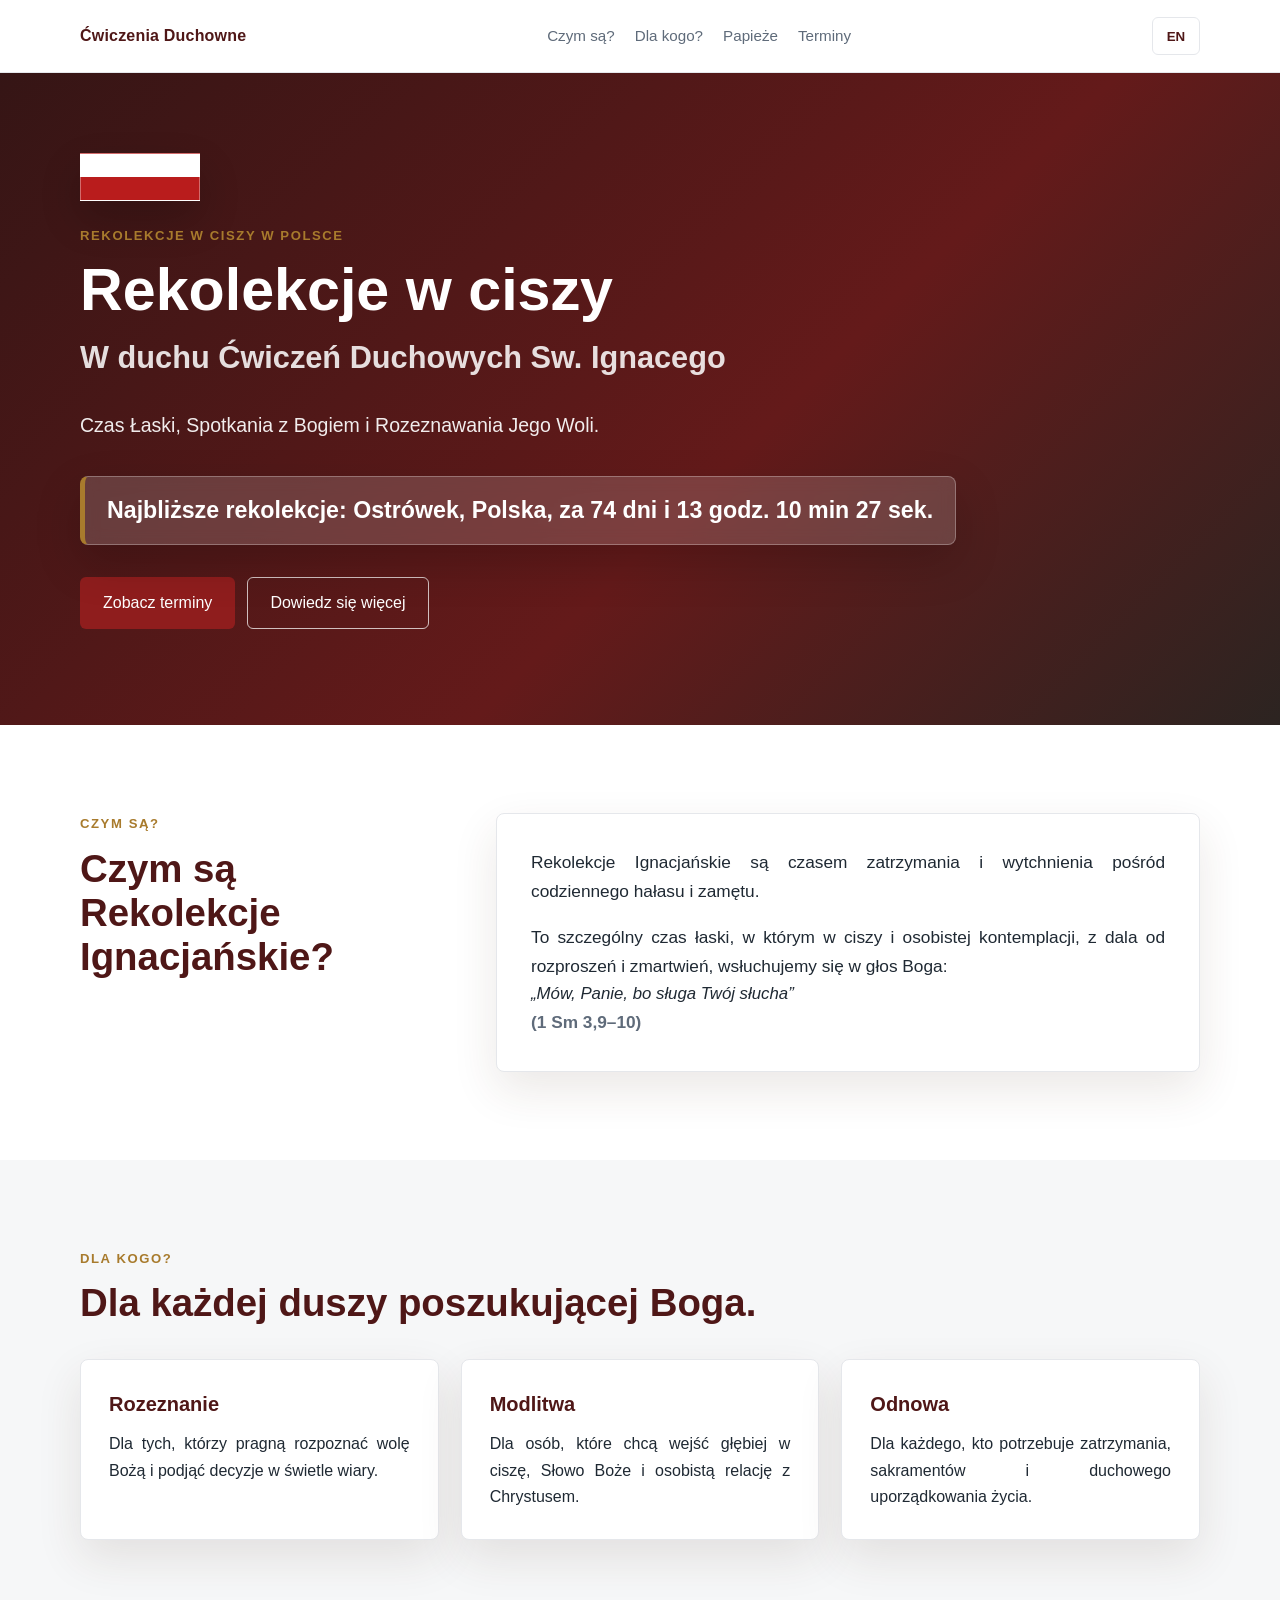
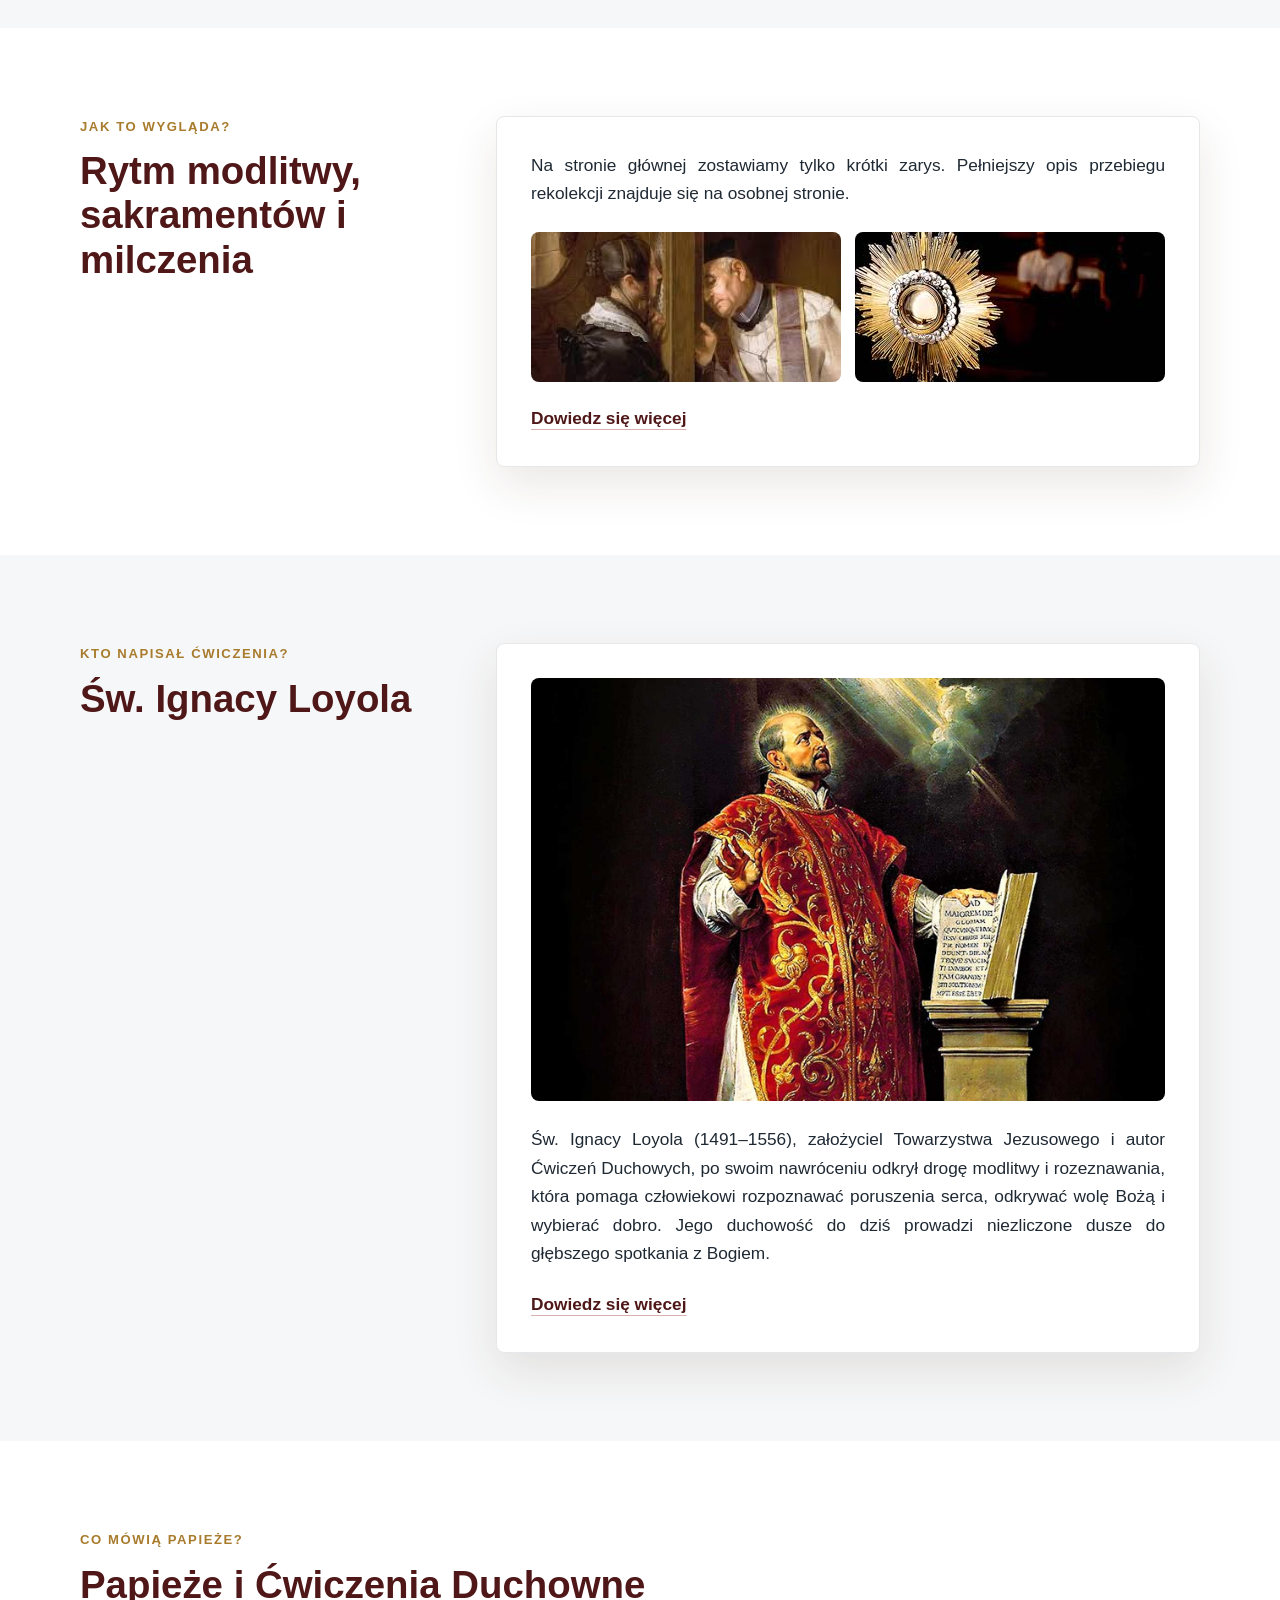
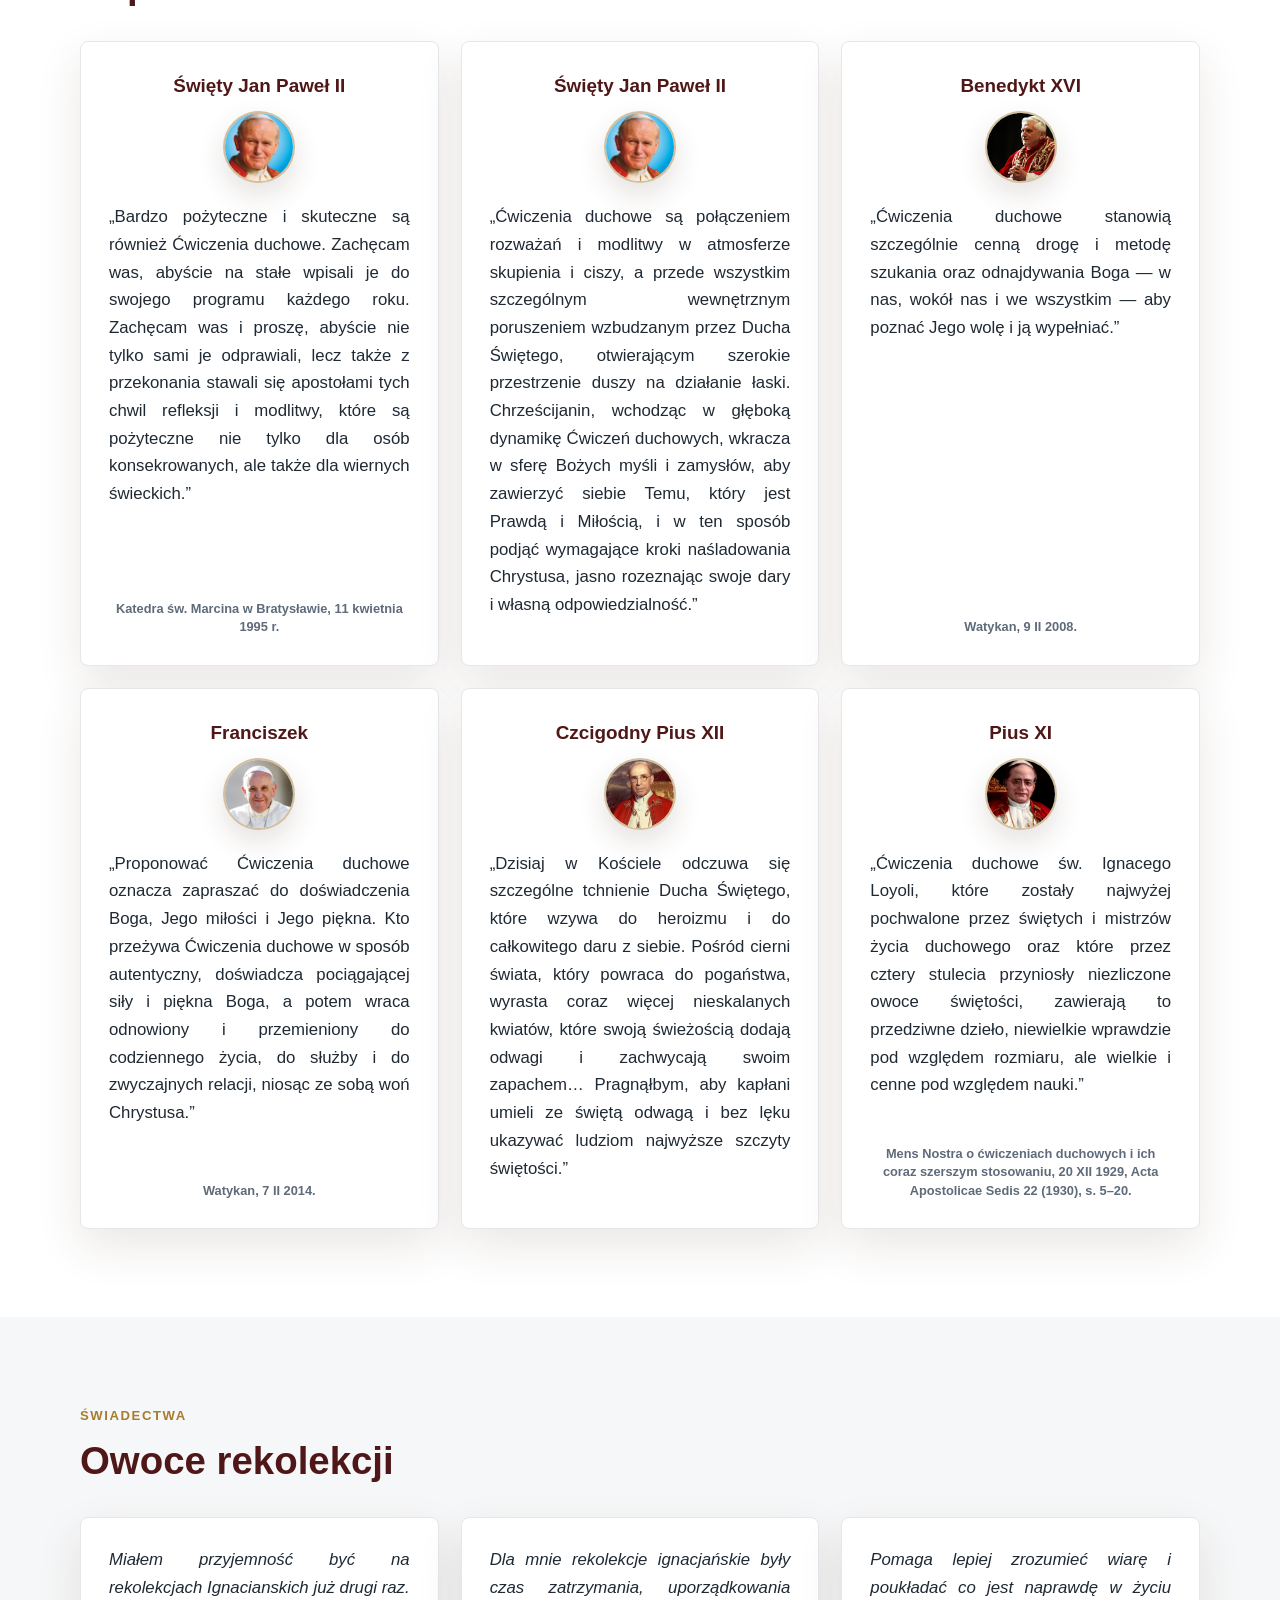
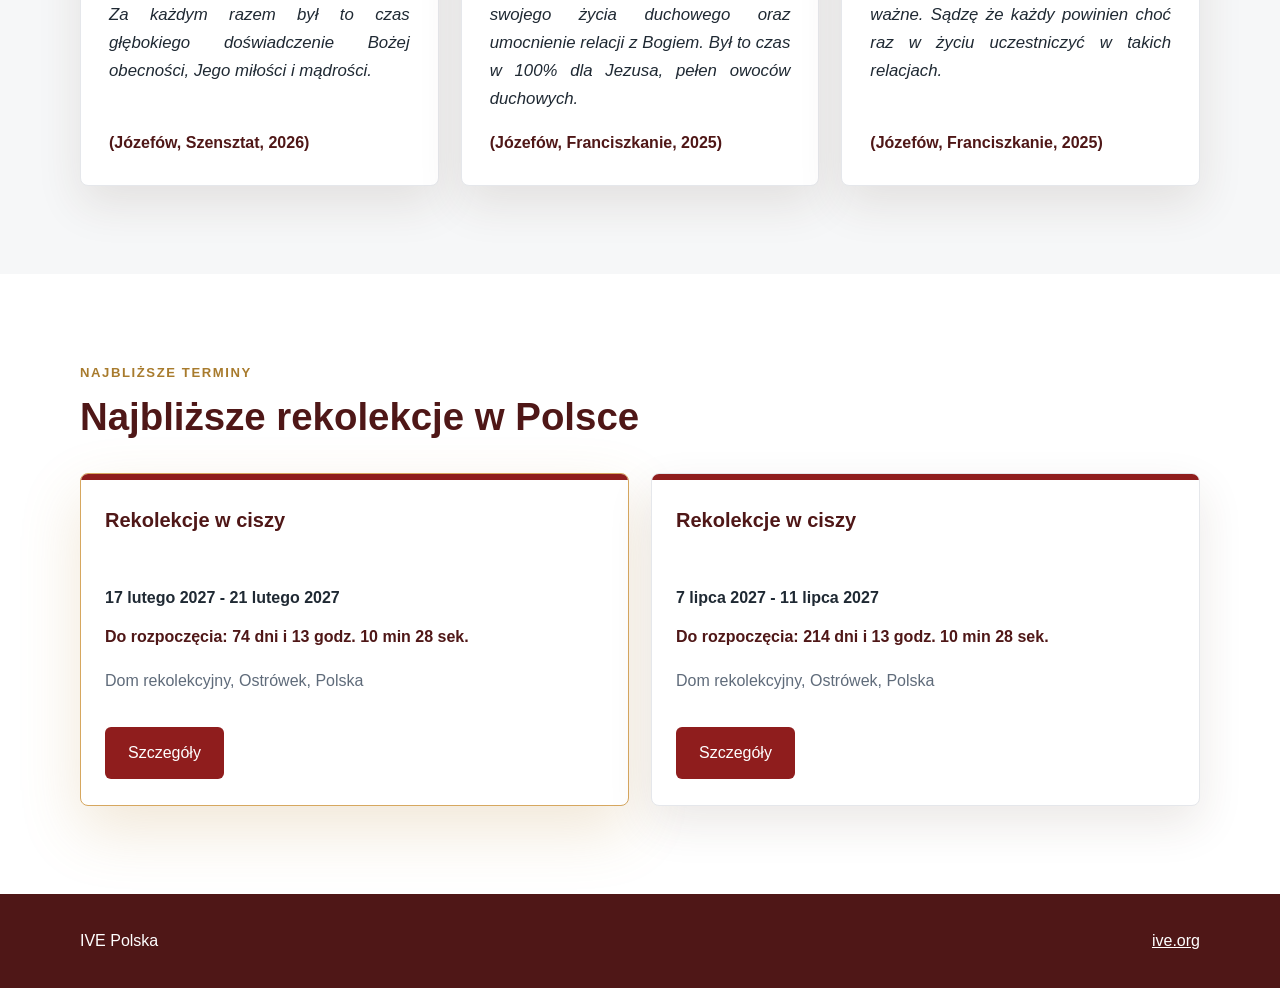
<file: index.html>
<!DOCTYPE html>
<html lang="pl">
<head>
  <!-- Google tag (gtag.js) -->
  <script async src="https://www.googletagmanager.com/gtag/js?id=G-7YT038RYZB"></script>
  <script>
    window.dataLayer = window.dataLayer || [];
    function gtag(){dataLayer.push(arguments);}
    gtag('js', new Date());

    gtag('config', 'G-7YT038RYZB');
  </script>  
  <meta charset="UTF-8" />
  <meta name="viewport" content="width=device-width, initial-scale=1.0" />
  <title>Rekolekcje w ciszy | IVE Polska</title>
  <meta name="description" content="Rekolekcje Ignacjańskie w ciszy organizowane przez misjonarzy Instytutu Słowa Wcielonego w Polsce. Sprawdź aktualne terminy Ćwiczeń Duchownych." />
  <meta name="keywords" content="Ćwiczenia Duchowne, Rekolekcje Ignacjańskie, IVE Polska, św. Ignacy Loyola, rekolekcje w ciszy, rekolekcje katolickie" />
  <meta name="author" content="IVE Polska" />
  <meta name="robots" content="index, follow" />
  <meta name="theme-color" content="#4f1717" />
  <link rel="canonical" href="https://slowowcielone.pl/" />

  <meta property="og:type" content="website" />
  <meta property="og:title" content="Rekolekcje w ciszy" />
  <meta property="og:description" content="Czas łaski, spotkania z Bogiem i rozeznawania Jego woli." />
  <meta property="og:url" content="https://slowowcielone.pl/" />
  <meta property="og:locale" content="pl_PL" />
  <meta property="og:site_name" content="Ćwiczenia Duchowne IVE Polska" />

  <meta name="twitter:card" content="summary_large_image" />
  <meta name="twitter:title" content="Rekolekcje w ciszy" />
  <meta name="twitter:description" content="Rekolekcje Ignacjańskie w ciszy organizowane przez misjonarzy IVE w Polsce." />

  <link rel="stylesheet" href="css/style.css" />
  <script type="application/ld+json">
  {
    "@context": "https://schema.org",
    "@type": "Organization",
    "name": "IVE Polska",
    "url": "https://ive.org",
    "sameAs": ["https://ive.org"]
  }
  </script>
</head>
<body class="home-page">
  <header class="site-header">
    <div class="container header-bar">
      <a class="brand" href="#top" data-i18n="brand">Ćwiczenia Duchowne</a>
      <nav class="main-nav" aria-label="Główna nawigacja">
        <a href="#czym-sa" data-i18n="nav_about">Czym są?</a>
        <a href="#dla-kogo" data-i18n="nav_for_whom">Dla kogo?</a>
        <a href="#papieze" data-i18n="nav_popes">Papieże</a>
        <a href="#terminy" data-i18n="nav_dates">Terminy</a>
      </nav>
      <button id="langToggle" class="lang-toggle" type="button" aria-label="Change language">EN</button>
    </div>
  </header>

  <main id="top">
    <section class="hero">
      <div class="container hero-content">
        <div class="poland-mark" aria-hidden="true"></div>
        <p class="eyebrow" data-i18n="hero_eyebrow">Rekolekcje w ciszy w Polsce</p>
        <h1 data-i18n="hero_title">Rekolekcje w ciszy</h1>
        <p class="hero-subtitle" data-i18n="hero_subtitle">W duchu Ćwiczeń Duchowych Sw. Ignacego</p>
        <p class="hero-lead" data-i18n="hero_lead">Czas Łaski, Spotkania z Bogiem i Rozeznawania Jego Woli.</p>
        <div id="countdown" class="countdown" aria-live="polite"></div>
        <div class="hero-actions">
          <a class="btn-primary" href="#terminy" data-i18n="hero_cta">Zobacz terminy</a>
          <a class="btn-secondary" href="#czym-sa" data-i18n="hero_secondary">Dowiedz się więcej</a>
        </div>
      </div>
    </section>

    <section id="czym-sa" class="section">
      <div class="container two-column">
        <div>
          <p class="section-kicker" data-i18n="about_kicker">Czym są?</p>
          <h2 data-i18n="about_title">Czym są Rekolekcje Ignacjańskie?</h2>
        </div>
        <div class="text-panel">
          <p data-i18n="about_p1">Rekolekcje Ignacjańskie są czasem zatrzymania i wytchnienia pośród codziennego hałasu i zamętu.</p>
          <p data-i18n="about_p2">To szczególny czas łaski, w którym w ciszy i osobistej kontemplacji, z dala od rozproszeń i zmartwień, wsłuchujemy się w głos Boga:</p>
          <blockquote class="scripture-quote" data-i18n="about_quote">„Mów, Panie, bo sługa Twój słucha”</blockquote>
          <p class="scripture-reference"><span data-i18n="about_quote_ref">(1 Sm 3,9–10)</span></p>
        </div>
      </div>
    </section>

    <section id="dla-kogo" class="section section-muted">
      <div class="container">
        <p class="section-kicker" data-i18n="for_whom_kicker">Dla kogo?</p>
        <h2 data-i18n="for_whom_title">Dla każdej duszy poszukującej Boga.</h2>
        <div class="feature-grid">
          <article class="feature">
            <h3 data-i18n="for_whom_1_title">Rozeznanie</h3>
            <p data-i18n="for_whom_1_text">Dla tych, którzy pragną rozpoznać wolę Bożą i podjąć decyzje w świetle wiary.</p>
          </article>
          <article class="feature">
            <h3 data-i18n="for_whom_2_title">Modlitwa</h3>
            <p data-i18n="for_whom_2_text">Dla osób, które chcą wejść głębiej w ciszę, Słowo Boże i osobistą relację z Chrystusem.</p>
          </article>
          <article class="feature">
            <h3 data-i18n="for_whom_3_title">Odnowa</h3>
            <p data-i18n="for_whom_3_text">Dla każdego, kto potrzebuje zatrzymania, sakramentów i duchowego uporządkowania życia.</p>
          </article>
        </div>
      </div>
    </section>

    <section id="jak-to-wyglada" class="section">
      <div class="container two-column">
        <div>
          <p class="section-kicker" data-i18n="how_kicker">Jak to wygląda?</p>
          <h2 data-i18n="how_title">Rytm modlitwy, sakramentów i milczenia</h2>
        </div>
        <div class="text-panel">
          <p data-i18n="how_summary">Na stronie głównej zostawiamy tylko krótki zarys. Pełniejszy opis przebiegu rekolekcji znajduje się na osobnej stronie.</p>
          <div class="image-placeholders compact-placeholders" aria-label="Przyszłe zdjęcia">
            <img class="how-image" src="images/how/confession.jpg" alt="Spowiedź" loading="lazy">
            <img class="how-image" src="images/how/sakrament.jpg" alt="Najświętszy Sakrament" loading="lazy">
          </div>
          <a class="text-link" href="how-it-works.html" data-i18n="learn_more">Dowiedz się więcej</a>
        </div>
      </div>
    </section>

    <section id="autor" class="section section-muted">
      <div class="container two-column">
        <div>
          <p class="section-kicker" data-i18n="author_kicker">Kto napisał Ćwiczenia?</p>
          <h2 data-i18n="author_title">Św. Ignacy Loyola</h2>
        </div>
        <div class="text-panel">
          <img class="author-image" src="images/posters/San-Ignacio-de-Loyola-Blog.jpg" alt="Święty Ignacy Loyola" loading="lazy">
          <p data-i18n="author_summary">Św. Ignacy Loyola (1491–1556), założyciel Towarzystwa Jezusowego i autor Ćwiczeń Duchowych, po swoim nawróceniu odkrył drogę modlitwy i rozeznawania, która pomaga człowiekowi rozpoznawać poruszenia serca, odkrywać wolę Bożą i wybierać dobro. Jego duchowość do dziś prowadzi niezliczone dusze do głębszego spotkania z Bogiem.</p>
          <a class="text-link" href="saint-ignatius.html" data-i18n="learn_more">Dowiedz się więcej</a>
        </div>
      </div>
    </section>

    <section id="papieze" class="section">
      <div class="container">
        <p class="section-kicker" data-i18n="popes_kicker">O co mówią Papieże?</p>
        <h2 data-i18n="popes_title">Papieże i Ćwiczenia Duchowne</h2>
        <div id="popeQuotes" class="quote-grid"></div>
      </div>
    </section>

    <section id="swiadectwa" class="section section-muted">
      <div class="container">
        <p class="section-kicker" data-i18n="testimonials_kicker">Świadectwa</p>
        <h2 data-i18n="testimonials_title">Owoce rekolekcji</h2>
        <div id="testimonials" class="testimonial-grid"></div>
      </div>
    </section>

    <section id="terminy" class="section">
      <div class="container">
        <div class="section-heading">
          <div>
            <p class="section-kicker" data-i18n="events_kicker">Najbliższe terminy</p>
            <h2 data-i18n="events_title">Najbliższe rekolekcje w Polsce</h2>
          </div>
        </div>
        <div id="eventsContainer" class="events-grid" aria-live="polite"></div>
      </div>
    </section>
  </main>

  <footer class="footer">
    <div class="container footer-content">
      <p>IVE Polska</p>
      <a href="https://ive.org" target="_blank" rel="noopener">ive.org</a>
    </div>
  </footer>

  <script src="js/script.js"></script>
</body>
</html>
</file>
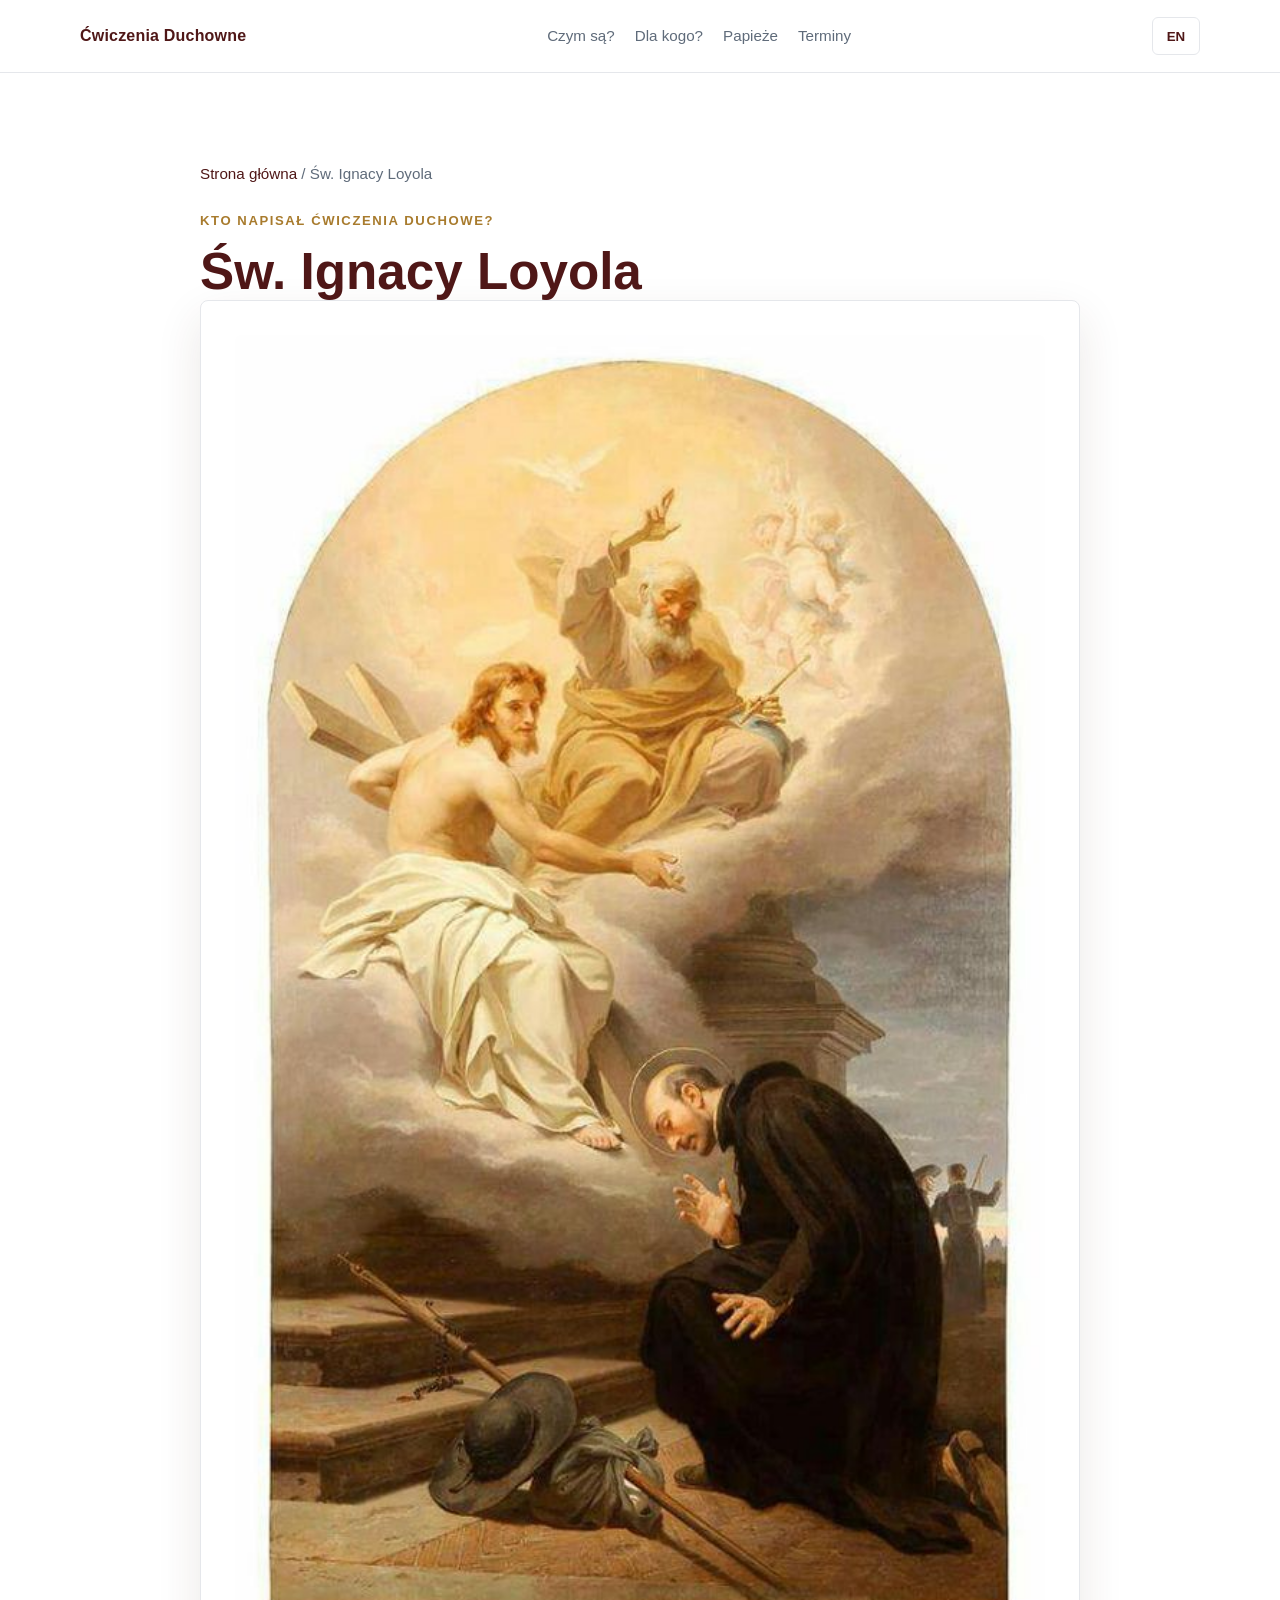
<file: autor.html>
<!DOCTYPE html>
<html lang="pl">
<head>
  <meta charset="UTF-8" />
  <meta http-equiv="refresh" content="0; url=saint-ignatius.html" />
  <title>Przekierowanie</title>
  <link rel="canonical" href="https://slowowcielone.pl/saint-ignatius.html" />
</head>
<body>
  <p><a href="saint-ignatius.html">Przejdź do strony o św. Ignacym Loyoli</a>.</p>
</body>
</html>
</file>
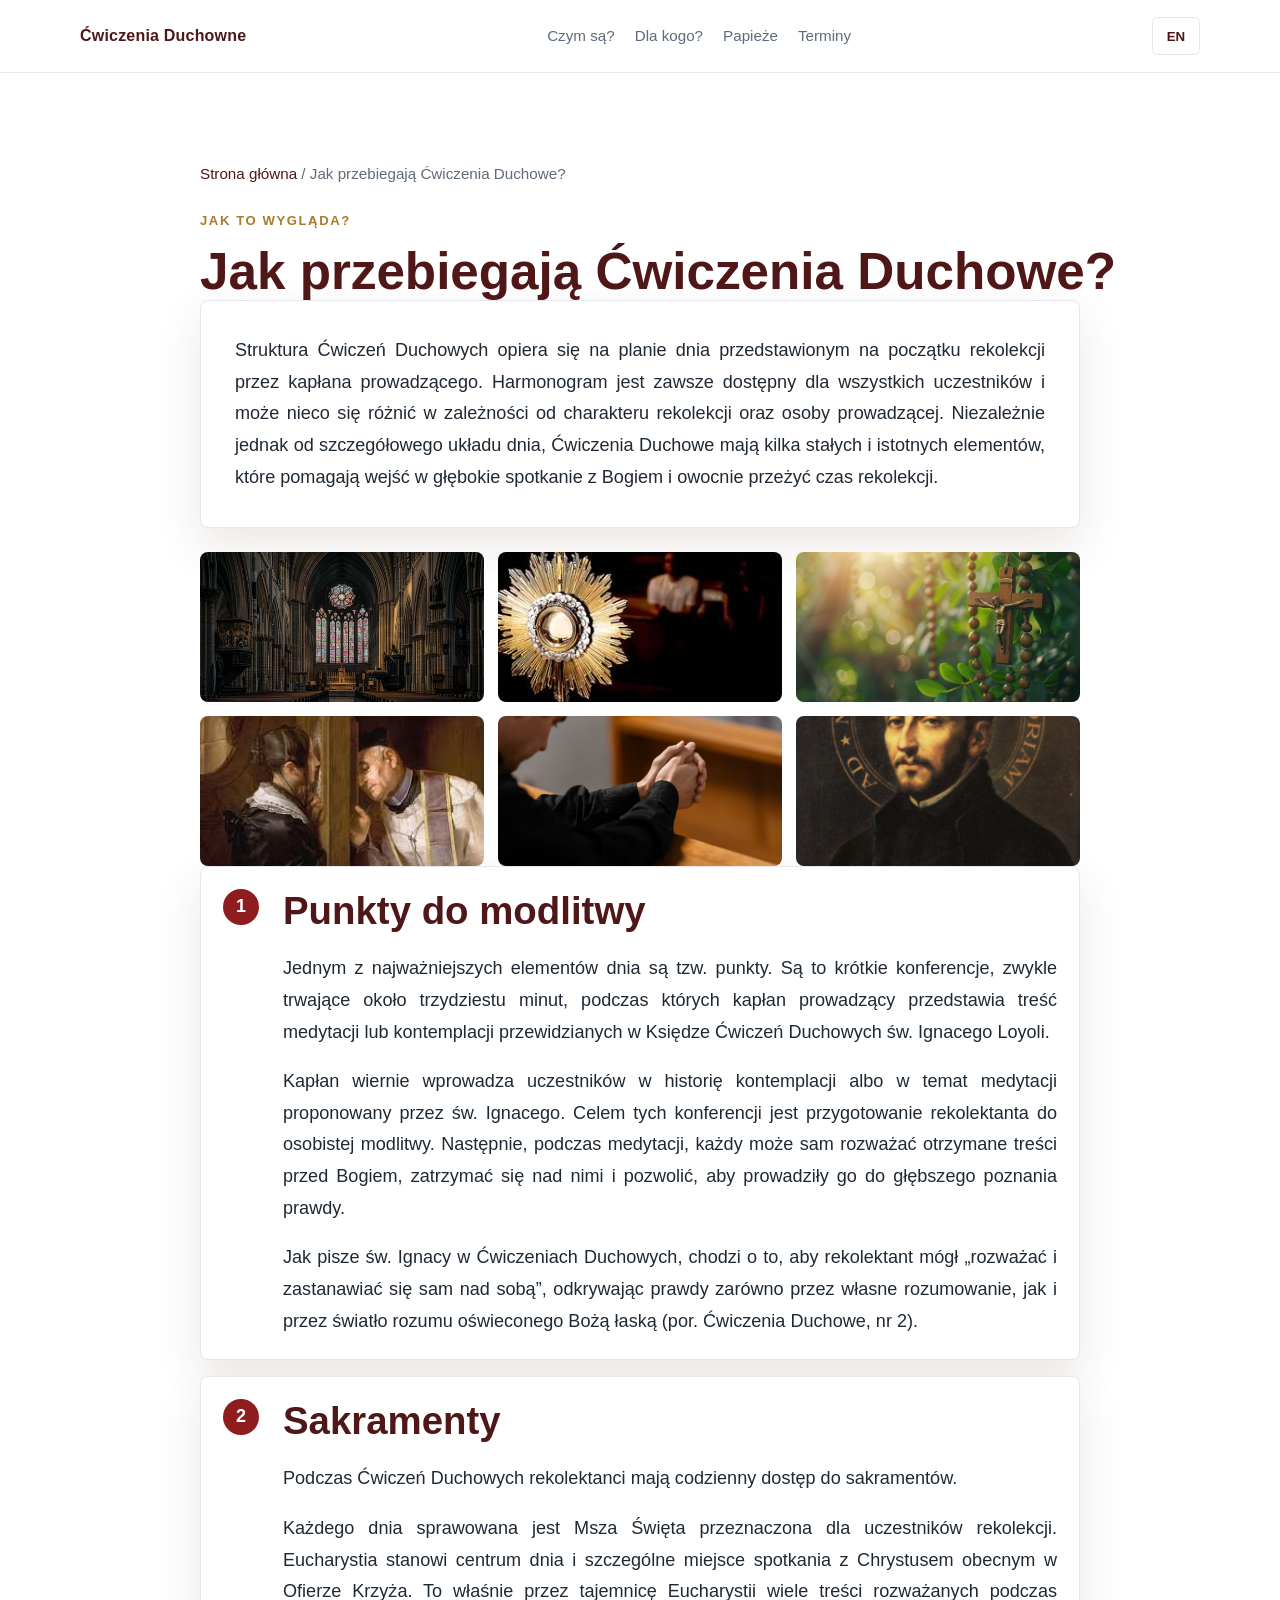
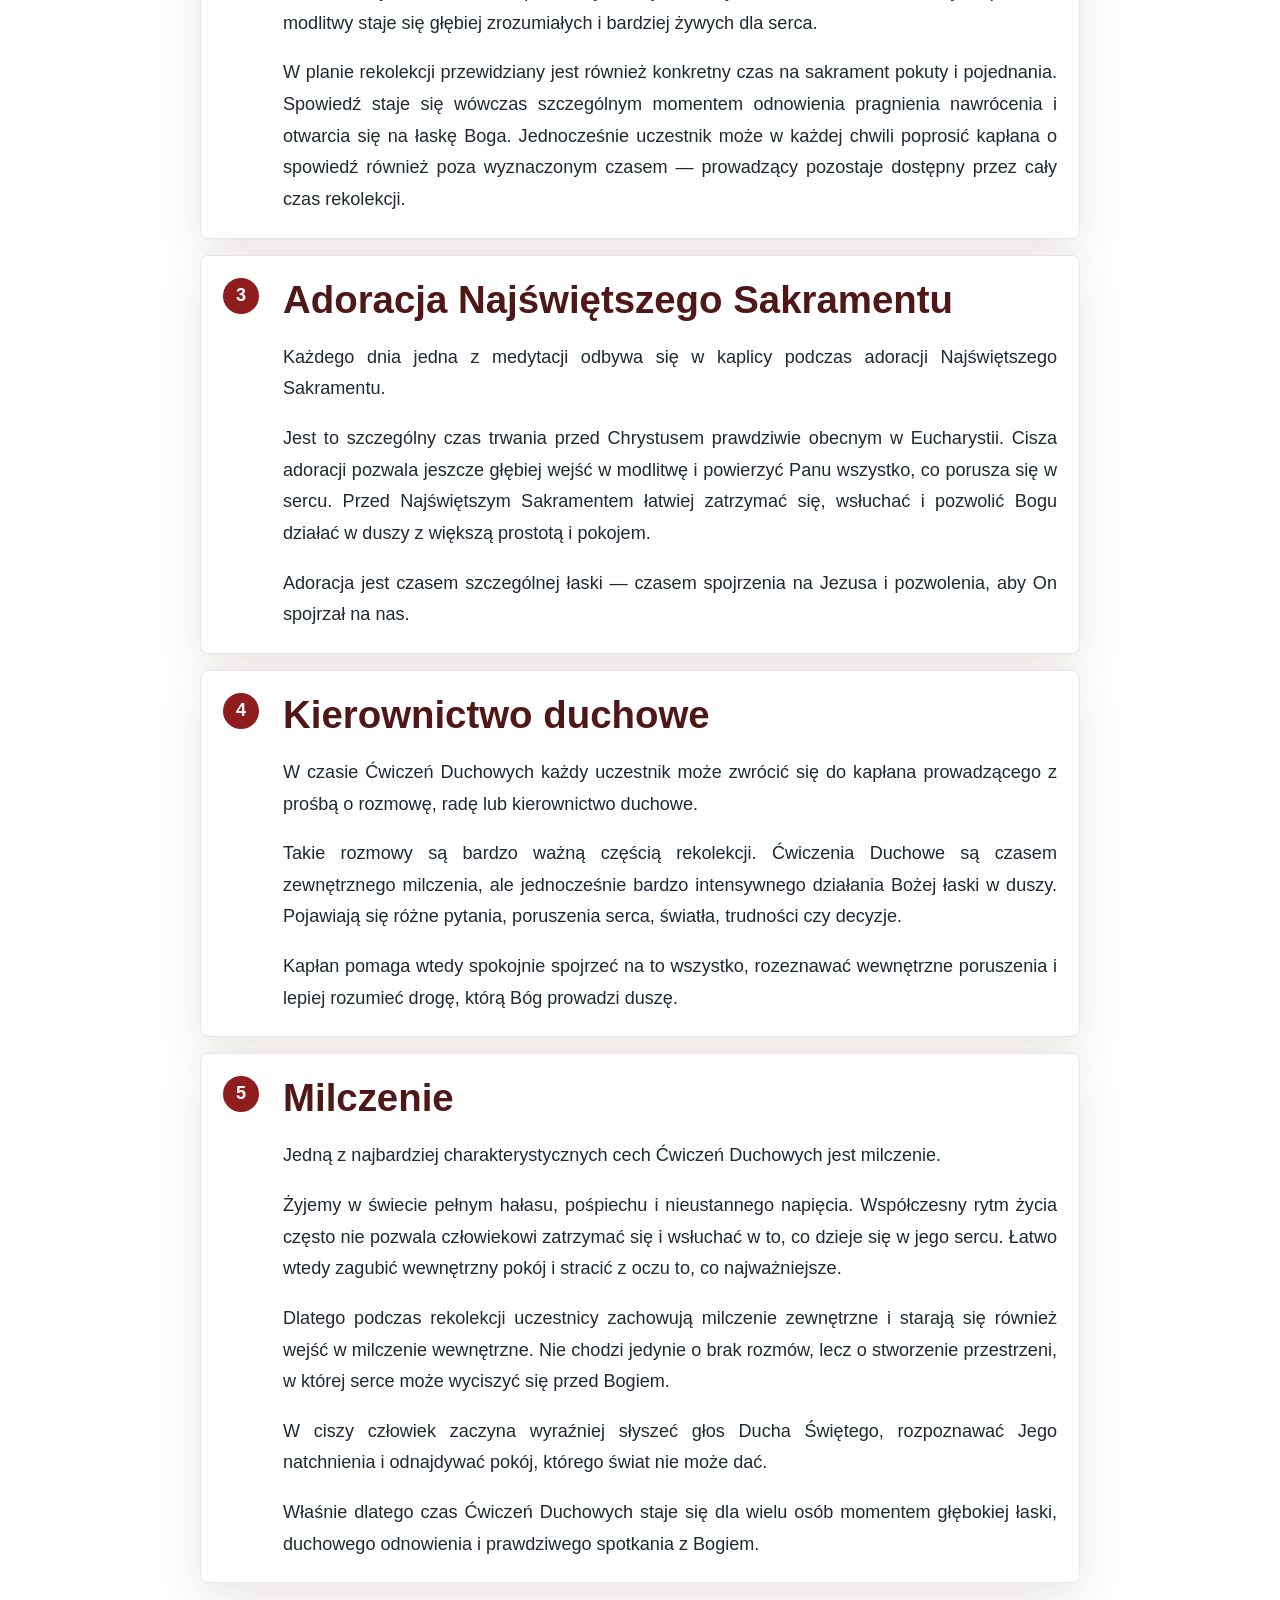
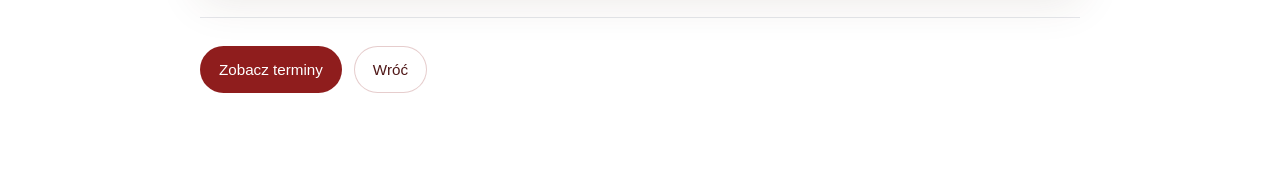
<file: how-it-works.html>
<!DOCTYPE html>
<html lang="pl">
<head>
  <meta charset="UTF-8" />
  <meta name="viewport" content="width=device-width, initial-scale=1.0" />
  <title>Jak przebiegają Ćwiczenia Duchowe?</title>
  <meta name="description" content="Opis elementów Ćwiczeń Duchownych: punkty do modlitwy, sakramenty, adoracja, kierownictwo duchowe i milczenie." />
  <link rel="canonical" href="https://slowowcielone.pl/how-it-works.html" />
  <meta property="og:type" content="article" />
  <meta property="og:title" content="Jak przebiegają Ćwiczenia Duchowe?" />
  <meta property="og:description" content="Punkty do modlitwy, sakramenty, adoracja, kierownictwo duchowe i milczenie." />
  <meta name="twitter:card" content="summary_large_image" />
  <link rel="stylesheet" href="css/style.css" />
  <script type="application/ld+json">
  {
    "@context": "https://schema.org",
    "@type": "Article",
    "headline": "Jak przebiegają Ćwiczenia Duchowe?",
    "author": {"@type": "Organization", "name": "IVE Polska"},
    "publisher": {"@type": "Organization", "name": "IVE Polska"}
  }
  </script>
  <script type="application/ld+json">
  {
    "@context": "https://schema.org",
    "@type": "BreadcrumbList",
    "itemListElement": [
      {"@type": "ListItem", "position": 1, "name": "Strona główna", "item": "https://slowowcielone.pl/"},
      {"@type": "ListItem", "position": 2, "name": "Jak przebiegają Ćwiczenia Duchowe?", "item": "https://slowowcielone.pl/how-it-works.html"}
    ]
  }
  </script>
</head>
<body data-page="howItWorks">
  <header class="site-header">
    <div class="container header-bar">
      <a class="brand" href="index.html#top" data-i18n="brand">Ćwiczenia Duchowne</a>
      <nav class="main-nav" aria-label="Główna nawigacja">
        <a href="index.html#czym-sa" data-i18n="nav_about">Czym są?</a>
        <a href="index.html#dla-kogo" data-i18n="nav_for_whom">Dla kogo?</a>
        <a href="index.html#papieze" data-i18n="nav_popes">Papieże</a>
        <a href="index.html#terminy" data-i18n="nav_dates">Terminy</a>
      </nav>
      <button id="langToggle" class="lang-toggle" type="button" aria-label="Change language">EN</button>
    </div>
  </header>

  <main class="section">
    <div class="container narrow">
      <nav class="breadcrumb" aria-label="Ścieżka">
        <a href="index.html" data-i18n="home">Strona główna</a> /
        <span data-i18n="how_page_breadcrumb">Jak przebiegają Ćwiczenia Duchowe?</span>
      </nav>

      <p class="section-kicker" data-i18n="how_page_kicker">Jak to wygląda?</p>
      <h1 class="detail-title" data-i18n="how_page_title">Jak przebiegają Ćwiczenia Duchowe?</h1>

      <div class="text-panel page-intro">
        <p data-i18n="how_intro">Struktura Ćwiczeń Duchowych opiera się na planie dnia przedstawionym na początku rekolekcji przez kapłana prowadzącego. Harmonogram jest zawsze dostępny dla wszystkich uczestników i może nieco się różnić w zależności od charakteru rekolekcji oraz osoby prowadzącej. Niezależnie jednak od szczegółowego układu dnia, Ćwiczenia Duchowe mają kilka stałych i istotnych elementów, które pomagają wejść w głębokie spotkanie z Bogiem i owocnie przeżyć czas rekolekcji.</p>
      </div>

      <div class="image-placeholders">
        <img class="how-image" src="images/how/gothic-church-interior-stockcake.jpg" alt="Kaplica" loading="lazy">
        <img class="how-image" src="images/how/sakrament.jpg" alt="Najświętszy Sakrament" loading="lazy">
        <img class="how-image" src="images/how/natura.jpg" alt="Natura" loading="lazy">
        <img class="how-image" src="images/how/confession.jpg" alt="Spowiedź" loading="lazy">
        <img class="how-image" src="images/how/rezando.avif" alt="Retiro w ciszy" loading="lazy">
        <img class="how-image" src="images/how/Foto-San-Ignacio-x.jpg" alt="Święty Ignacy Loyola" loading="lazy">
      </div>

      <div class="steps details-steps">
        <section class="step">
          <span>1</span>
          <div>
            <h2 data-i18n="prayer_points_title">Punkty do modlitwy</h2>
            <p data-i18n="prayer_points_p1">Jednym z najważniejszych elementów dnia są tzw. punkty. Są to krótkie konferencje, zwykle trwające około trzydziestu minut, podczas których kapłan prowadzący przedstawia treść medytacji lub kontemplacji przewidzianych w Księdze Ćwiczeń Duchowych św. Ignacego Loyoli.</p>
            <p data-i18n="prayer_points_p2">Kapłan wiernie wprowadza uczestników w historię kontemplacji albo w temat medytacji proponowany przez św. Ignacego. Celem tych konferencji jest przygotowanie rekolektanta do osobistej modlitwy. Następnie, podczas medytacji, każdy może sam rozważać otrzymane treści przed Bogiem, zatrzymać się nad nimi i pozwolić, aby prowadziły go do głębszego poznania prawdy.</p>
            <p data-i18n="prayer_points_p3">Jak pisze św. Ignacy w Ćwiczeniach Duchowych, chodzi o to, aby rekolektant mógł „rozważać i zastanawiać się sam nad sobą”, odkrywając prawdy zarówno przez własne rozumowanie, jak i przez światło rozumu oświeconego Bożą łaską (por. Ćwiczenia Duchowe, nr 2).</p>
          </div>
        </section>
        <section class="step">
          <span>2</span>
          <div>
            <h2 data-i18n="sacraments_title">Sakramenty</h2>
            <p data-i18n="sacraments_p1">Podczas Ćwiczeń Duchowych rekolektanci mają codzienny dostęp do sakramentów.</p>
            <p data-i18n="sacraments_p2">Każdego dnia sprawowana jest Msza Święta przeznaczona dla uczestników rekolekcji. Eucharystia stanowi centrum dnia i szczególne miejsce spotkania z Chrystusem obecnym w Ofierze Krzyża. To właśnie przez tajemnicę Eucharystii wiele treści rozważanych podczas modlitwy staje się głębiej zrozumiałych i bardziej żywych dla serca.</p>
            <p data-i18n="sacraments_p3">W planie rekolekcji przewidziany jest również konkretny czas na sakrament pokuty i pojednania. Spowiedź staje się wówczas szczególnym momentem odnowienia pragnienia nawrócenia i otwarcia się na łaskę Boga. Jednocześnie uczestnik może w każdej chwili poprosić kapłana o spowiedź również poza wyznaczonym czasem — prowadzący pozostaje dostępny przez cały czas rekolekcji.</p>
          </div>
        </section>
        <section class="step">
          <span>3</span>
          <div>
            <h2 data-i18n="adoration_title">Adoracja Najświętszego Sakramentu</h2>
            <p data-i18n="adoration_p1">Każdego dnia jedna z medytacji odbywa się w kaplicy podczas adoracji Najświętszego Sakramentu.</p>
            <p data-i18n="adoration_p2">Jest to szczególny czas trwania przed Chrystusem prawdziwie obecnym w Eucharystii. Cisza adoracji pozwala jeszcze głębiej wejść w modlitwę i powierzyć Panu wszystko, co porusza się w sercu. Przed Najświętszym Sakramentem łatwiej zatrzymać się, wsłuchać i pozwolić Bogu działać w duszy z większą prostotą i pokojem.</p>
            <p data-i18n="adoration_p3">Adoracja jest czasem szczególnej łaski — czasem spojrzenia na Jezusa i pozwolenia, aby On spojrzał na nas.</p>
          </div>
        </section>
        <section class="step">
          <span>4</span>
          <div>
            <h2 data-i18n="direction_title">Kierownictwo duchowe</h2>
            <p data-i18n="direction_p1">W czasie Ćwiczeń Duchowych każdy uczestnik może zwrócić się do kapłana prowadzącego z prośbą o rozmowę, radę lub kierownictwo duchowe.</p>
            <p data-i18n="direction_p2">Takie rozmowy są bardzo ważną częścią rekolekcji. Ćwiczenia Duchowe są czasem zewnętrznego milczenia, ale jednocześnie bardzo intensywnego działania Bożej łaski w duszy. Pojawiają się różne pytania, poruszenia serca, światła, trudności czy decyzje.</p>
            <p data-i18n="direction_p3">Kapłan pomaga wtedy spokojnie spojrzeć na to wszystko, rozeznawać wewnętrzne poruszenia i lepiej rozumieć drogę, którą Bóg prowadzi duszę.</p>
          </div>
        </section>
        <section class="step">
          <span>5</span>
          <div>
            <h2 data-i18n="silence_title">Milczenie</h2>
            <p data-i18n="silence_p1">Jedną z najbardziej charakterystycznych cech Ćwiczeń Duchowych jest milczenie.</p>
            <p data-i18n="silence_p2">Żyjemy w świecie pełnym hałasu, pośpiechu i nieustannego napięcia. Współczesny rytm życia często nie pozwala człowiekowi zatrzymać się i wsłuchać w to, co dzieje się w jego sercu. Łatwo wtedy zagubić wewnętrzny pokój i stracić z oczu to, co najważniejsze.</p>
            <p data-i18n="silence_p3">Dlatego podczas rekolekcji uczestnicy zachowują milczenie zewnętrzne i starają się również wejść w milczenie wewnętrzne. Nie chodzi jedynie o brak rozmów, lecz o stworzenie przestrzeni, w której serce może wyciszyć się przed Bogiem.</p>
            <p data-i18n="silence_p4">W ciszy człowiek zaczyna wyraźniej słyszeć głos Ducha Świętego, rozpoznawać Jego natchnienia i odnajdywać pokój, którego świat nie może dać.</p>
            <p data-i18n="silence_p5">Właśnie dlatego czas Ćwiczeń Duchowych staje się dla wielu osób momentem głębokiej łaski, duchowego odnowienia i prawdziwego spotkania z Bogiem.</p>
          </div>
        </section>
      </div>

      <div class="detail-actions">
        <a class="btn-primary" href="index.html#terminy" data-i18n="see_dates">Zobacz terminy</a>
        <a class="btn-secondary" href="index.html#jak-to-wyglada" data-i18n="back">Wróć</a>
      </div>
    </div>
  </main>

  <script src="js/page.js"></script>
</body>
</html>
</file>
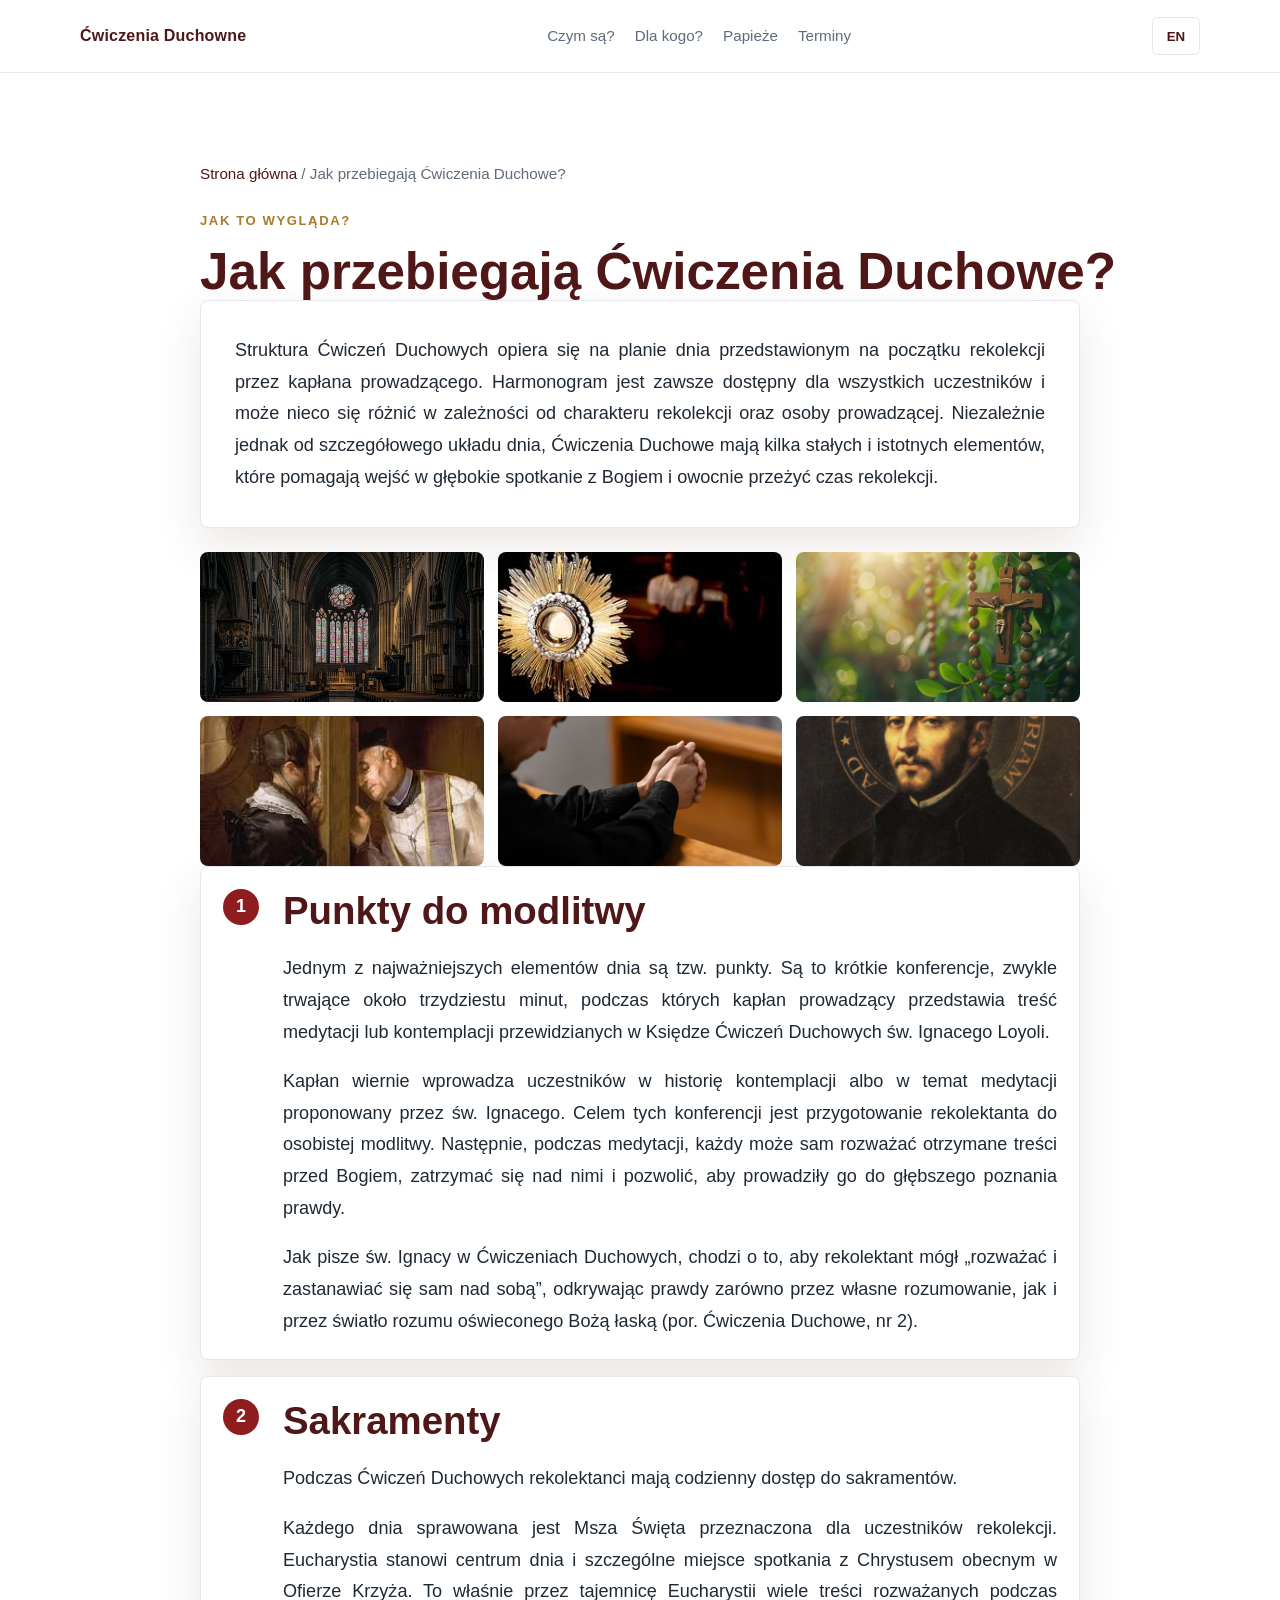
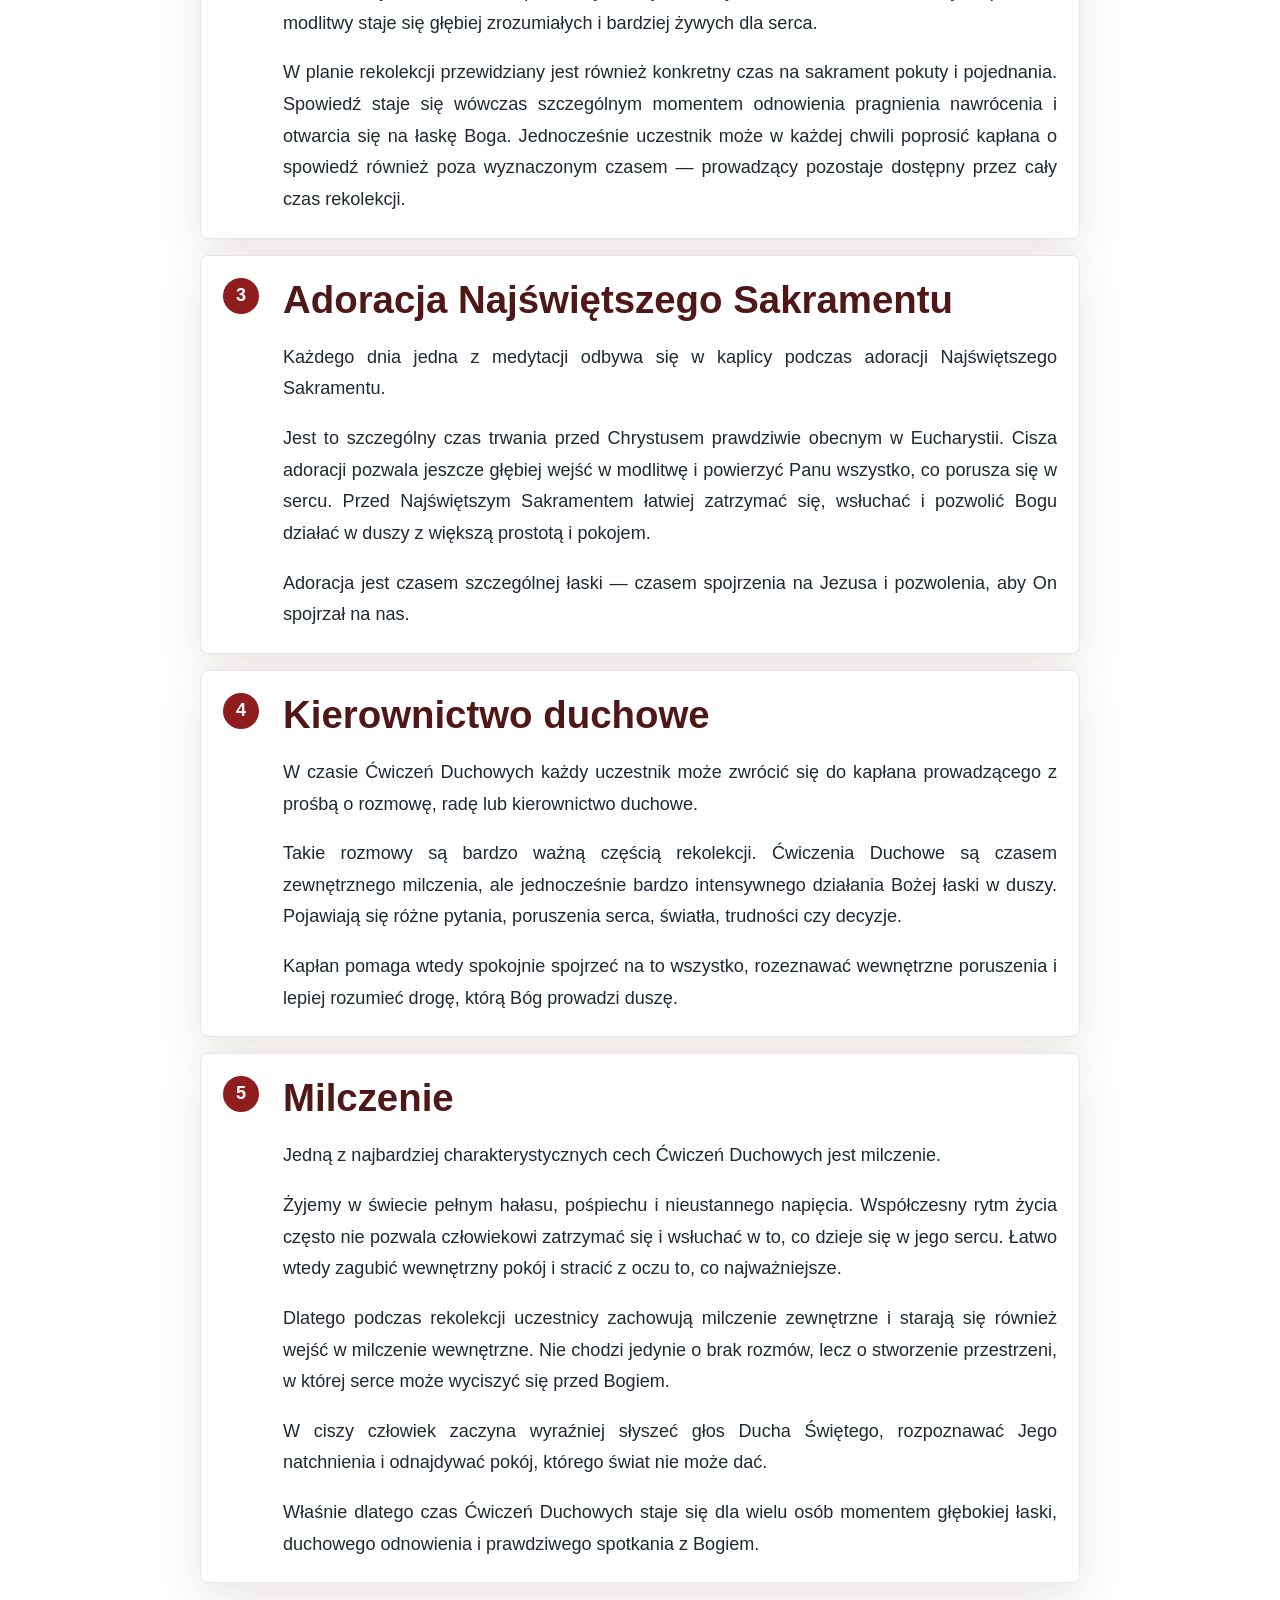
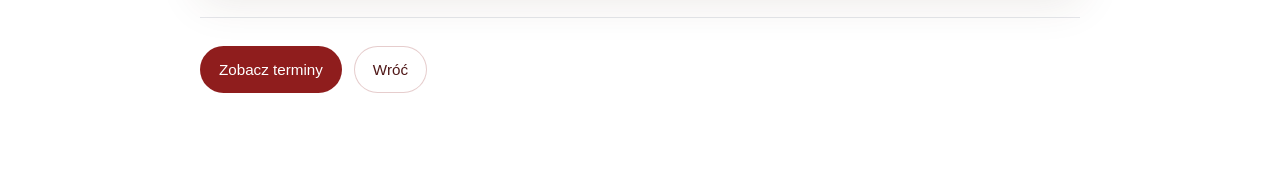
<file: jak-to-wyglada.html>
<!DOCTYPE html>
<html lang="pl">
<head>
  <meta charset="UTF-8" />
  <meta http-equiv="refresh" content="0; url=how-it-works.html" />
  <title>Przekierowanie</title>
  <link rel="canonical" href="https://slowowcielone.pl/how-it-works.html" />
</head>
<body>
  <p><a href="how-it-works.html">Przejdź do opisu Ćwiczeń Duchownych</a>.</p>
</body>
</html>
</file>
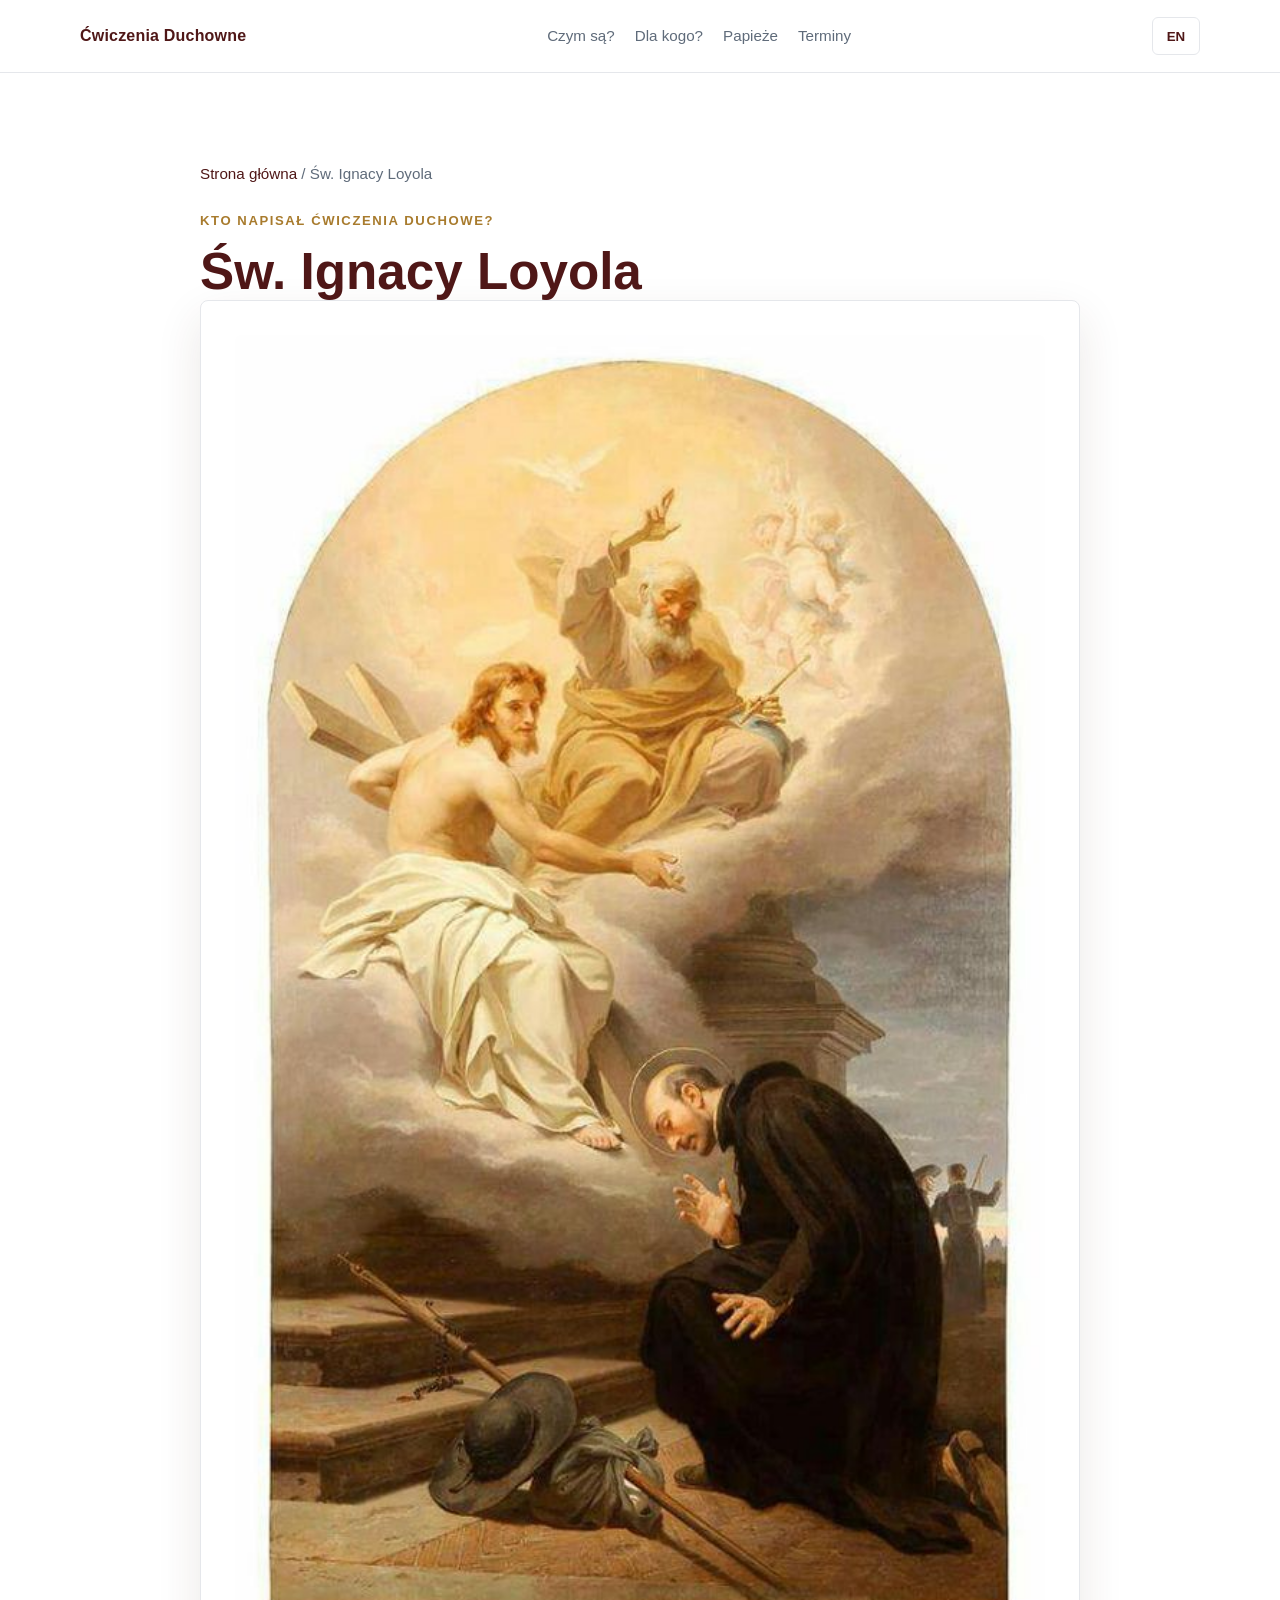
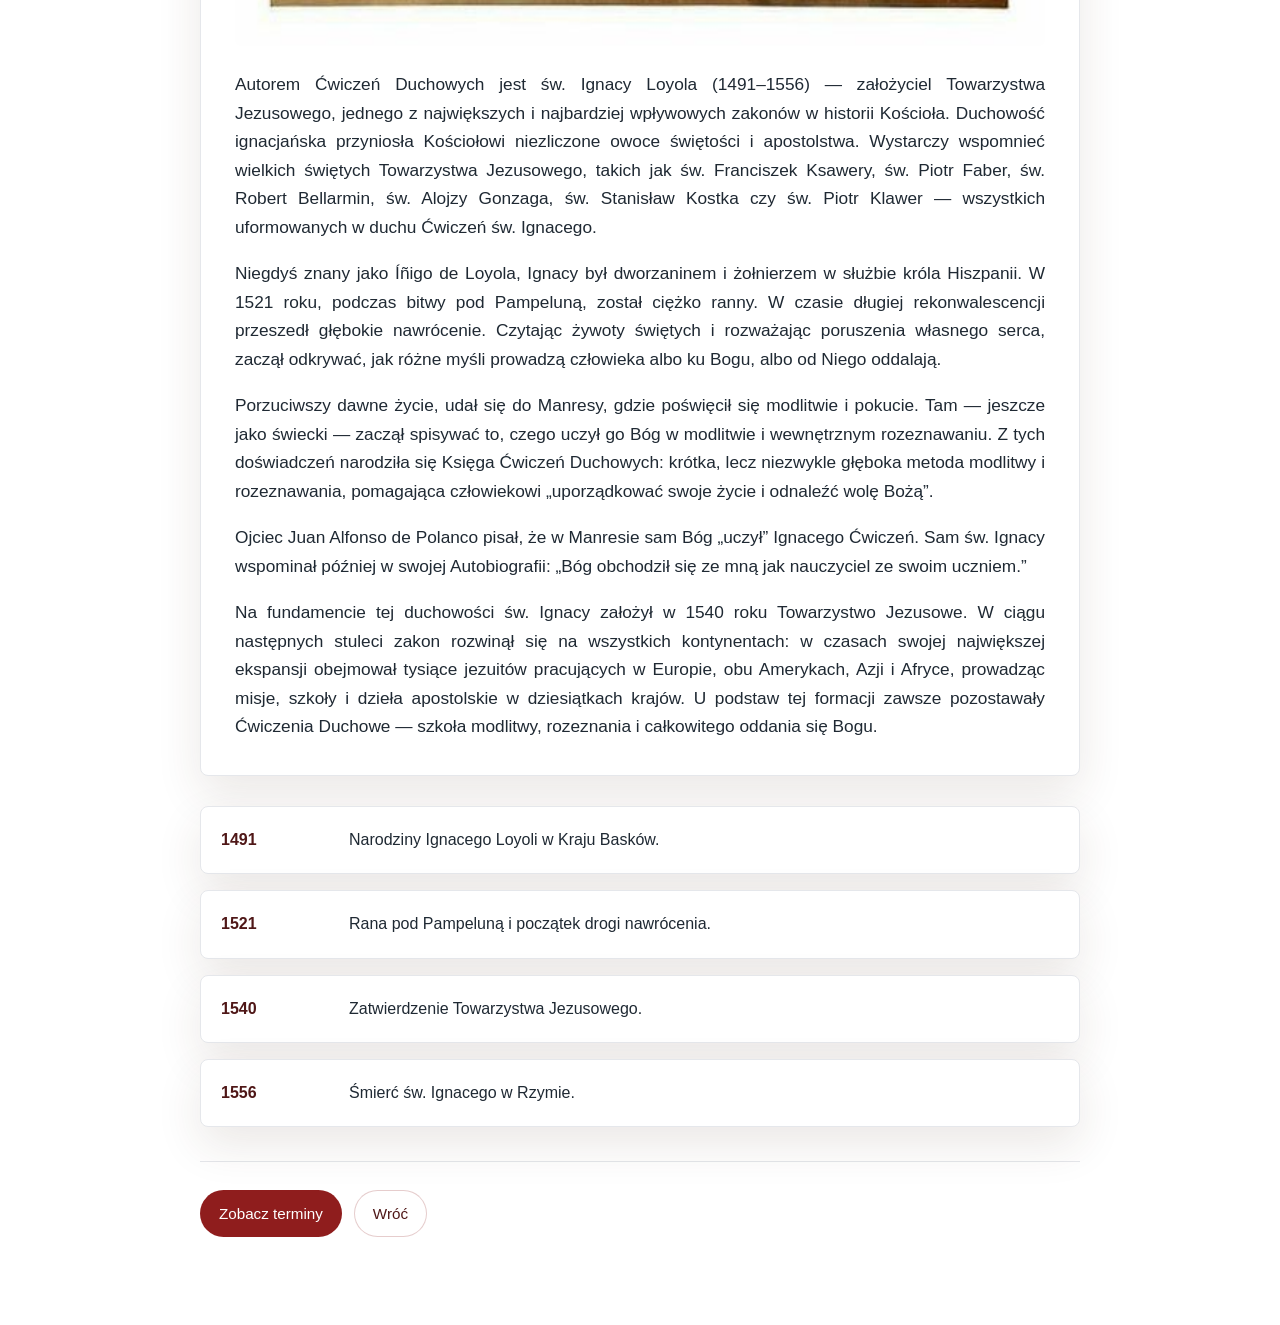
<file: saint-ignatius.html>
<!DOCTYPE html>
<html lang="pl">
<head>
  <meta charset="UTF-8" />
  <meta name="viewport" content="width=device-width, initial-scale=1.0" />
  <title>Kto napisał Ćwiczenia Duchowe? | Św. Ignacy Loyola</title>
  <meta name="description" content="Strona o św. Ignacym Loyoli, autorze Ćwiczeń Duchownych, z miejscem na pełny tekst zatwierdzony przez ojca." />
  <link rel="canonical" href="https://slowowcielone.pl/saint-ignatius.html" />
  <meta property="og:type" content="article" />
  <meta property="og:title" content="Kto napisał Ćwiczenia Duchowe?" />
  <meta property="og:description" content="Św. Ignacy Loyola, autor Ćwiczeń Duchownych." />
  <meta name="twitter:card" content="summary_large_image" />
  <link rel="stylesheet" href="css/style.css" />
  <script type="application/ld+json">
  {
    "@context": "https://schema.org",
    "@type": "Article",
    "headline": "Kto napisał Ćwiczenia Duchowe?",
    "about": "Św. Ignacy Loyola",
    "author": {"@type": "Organization", "name": "IVE Polska"},
    "publisher": {"@type": "Organization", "name": "IVE Polska"}
  }
  </script>
  <script type="application/ld+json">
  {
    "@context": "https://schema.org",
    "@type": "BreadcrumbList",
    "itemListElement": [
      {"@type": "ListItem", "position": 1, "name": "Strona główna", "item": "https://slowowcielone.pl/"},
      {"@type": "ListItem", "position": 2, "name": "Św. Ignacy Loyola", "item": "https://slowowcielone.pl/saint-ignatius.html"}
    ]
  }
  </script>
</head>
<body class="saint-ignatius-page" data-page="saintIgnatius">
  <header class="site-header">
    <div class="container header-bar">
      <a class="brand" href="index.html#top" data-i18n="brand">Ćwiczenia Duchowne</a>
      <nav class="main-nav" aria-label="Główna nawigacja">
        <a href="index.html#czym-sa" data-i18n="nav_about">Czym są?</a>
        <a href="index.html#dla-kogo" data-i18n="nav_for_whom">Dla kogo?</a>
        <a href="index.html#papieze" data-i18n="nav_popes">Papieże</a>
        <a href="index.html#terminy" data-i18n="nav_dates">Terminy</a>
      </nav>
      <button id="langToggle" class="lang-toggle" type="button" aria-label="Change language">EN</button>
    </div>
  </header>

  <main class="section">
    <div class="container narrow">
      <nav class="breadcrumb" aria-label="Ścieżka">
        <a href="index.html" data-i18n="home">Strona główna</a> /
        <span data-i18n="ignatius_breadcrumb">Św. Ignacy Loyola</span>
      </nav>

      <p class="section-kicker" data-i18n="ignatius_kicker">Kto napisał Ćwiczenia Duchowe?</p>
      <h1 class="detail-title" data-i18n="ignatius_title">Św. Ignacy Loyola</h1>

      <div class="text-panel">
        <img class="author-image" src="images/posters/santo-inacio.jpg" alt="Święty Ignacy Loyola" loading="lazy">
        <p data-i18n="ignatius_p1">Autorem Ćwiczeń Duchowych jest św. Ignacy Loyola (1491–1556) — założyciel Towarzystwa Jezusowego, jednego z największych i najbardziej wpływowych zakonów w historii Kościoła. Duchowość ignacjańska przyniosła Kościołowi niezliczone owoce świętości i apostolstwa. Wystarczy wspomnieć wielkich świętych Towarzystwa Jezusowego, takich jak św. Franciszek Ksawery, św. Piotr Faber, św. Robert Bellarmin, św. Alojzy Gonzaga, św. Stanisław Kostka czy św. Piotr Klawer — wszystkich uformowanych w duchu Ćwiczeń św. Ignacego.</p>
        <p data-i18n="ignatius_p2">Niegdyś znany jako Íñigo de Loyola, Ignacy był dworzaninem i żołnierzem w służbie króla Hiszpanii. W 1521 roku, podczas bitwy pod Pampeluną, został ciężko ranny. W czasie długiej rekonwalescencji przeszedł głębokie nawrócenie. Czytając żywoty świętych i rozważając poruszenia własnego serca, zaczął odkrywać, jak różne myśli prowadzą człowieka albo ku Bogu, albo od Niego oddalają.</p>
        <p data-i18n="ignatius_p3">Porzuciwszy dawne życie, udał się do Manresy, gdzie poświęcił się modlitwie i pokucie. Tam — jeszcze jako świecki — zaczął spisywać to, czego uczył go Bóg w modlitwie i wewnętrznym rozeznawaniu. Z tych doświadczeń narodziła się Księga Ćwiczeń Duchowych: krótka, lecz niezwykle głęboka metoda modlitwy i rozeznawania, pomagająca człowiekowi „uporządkować swoje życie i odnaleźć wolę Bożą”.</p>
        <p data-i18n="ignatius_p4">Ojciec Juan Alfonso de Polanco pisał, że w Manresie sam Bóg „uczył” Ignacego Ćwiczeń. Sam św. Ignacy wspominał później w swojej Autobiografii: „Bóg obchodził się ze mną jak nauczyciel ze swoim uczniem.”</p>
        <p data-i18n="ignatius_p5">Na fundamencie tej duchowości św. Ignacy założył w 1540 roku Towarzystwo Jezusowe. W ciągu następnych stuleci zakon rozwinął się na wszystkich kontynentach: w czasach swojej największej ekspansji obejmował tysiące jezuitów pracujących w Europie, obu Amerykach, Azji i Afryce, prowadząc misje, szkoły i dzieła apostolskie w dziesiątkach krajów. U podstaw tej formacji zawsze pozostawały Ćwiczenia Duchowe — szkoła modlitwy, rozeznania i całkowitego oddania się Bogu.</p>
      </div>

      <div class="timeline" aria-label="Timeline życia św. Ignacego">
        <div class="timeline-item">
          <div class="timeline-year">1491</div>
          <p data-i18n="timeline_1491">Narodziny Ignacego Loyoli w Kraju Basków.</p>
        </div>
        <div class="timeline-item">
          <div class="timeline-year">1521</div>
          <p data-i18n="timeline_1521">Rana pod Pampeluną i początek drogi nawrócenia.</p>
        </div>
        <div class="timeline-item">
          <div class="timeline-year">1540</div>
          <p data-i18n="timeline_1540">Zatwierdzenie Towarzystwa Jezusowego.</p>
        </div>
        <div class="timeline-item">
          <div class="timeline-year">1556</div>
          <p data-i18n="timeline_1556">Śmierć św. Ignacego w Rzymie.</p>
        </div>
      </div>

      <div class="detail-actions">
        <a class="btn-primary" href="index.html#terminy" data-i18n="see_dates">Zobacz terminy</a>
        <a class="btn-secondary" href="index.html#autor" data-i18n="back">Wróć</a>
      </div>
    </div>
  </main>

  <script src="js/page.js"></script>
</body>
</html>
</file>
<file: css/style.css>
:root {
  --red: #8f1d1d;
  --red-dark: #4f1717;
  --ink: #1f2933;
  --muted: #5f6b7a;
  --paper: #ffffff;
  --soft: #f6f7f8;
  --line: #e5e7eb;
  --gold: #a87b2d;
  --shadow: 0 18px 46px rgba(70, 43, 26, .11);
  --shadow-strong: 0 24px 62px rgba(70, 43, 26, .15);
}

* {
  box-sizing: border-box;
}

html {
  scroll-behavior: smooth;
}

body {
  margin: 0;
  color: var(--ink);
  background: var(--paper);
  font-family: "Segoe UI", Arial, sans-serif;
  line-height: 1.65;
}

a {
  color: inherit;
}

.container {
  width: min(1120px, calc(100% - 40px));
  margin: 0 auto;
}

.site-header {
  position: sticky;
  top: 0;
  z-index: 10;
  background: rgba(255, 255, 255, .96);
  border-bottom: 1px solid var(--line);
  backdrop-filter: blur(10px);
}

.header-bar {
  min-height: 72px;
  display: flex;
  align-items: center;
  justify-content: space-between;
  gap: 22px;
}

.brand {
  color: var(--red-dark);
  font-weight: 800;
  text-decoration: none;
  letter-spacing: .2px;
  white-space: nowrap;
}

.main-nav {
  display: flex;
  gap: 20px;
  align-items: center;
  font-size: .95rem;
  color: var(--muted);
}

.main-nav a {
  text-decoration: none;
}

.main-nav a:hover {
  color: var(--red-dark);
}

.lang-toggle {
  min-width: 48px;
  min-height: 38px;
  border: 1px solid var(--line);
  border-radius: 6px;
  background: #fff;
  color: var(--red-dark);
  font-weight: 800;
  cursor: pointer;
}

.hero {
  color: #fff;
  background: linear-gradient(135deg, #351515, #641a1a 58%, #2c2421);
}

.hero-content {
  min-height: 620px;
  display: flex;
  flex-direction: column;
  justify-content: center;
  align-items: flex-start;
  padding: 80px 0 96px;
}

.eyebrow,
.section-kicker {
  margin: 0 0 12px;
  color: var(--gold);
  font-size: .82rem;
  font-weight: 800;
  letter-spacing: .12em;
  text-transform: uppercase;
}

.poland-mark {
  width: 120px;
  height: 48px;
  margin-bottom: 24px;
  border: 1px solid rgba(255, 255, 255, .35);
  background: linear-gradient(to bottom, #fff 0 50%, #b91c1c 50% 100%);
  box-shadow: 0 18px 40px rgba(0, 0, 0, .2);
}

.hero h1 {
  max-width: 800px;
  margin: 0;
  font-size: clamp(2.3rem, 5vw, 3.7rem);
  line-height: 1.05;
  letter-spacing: 0;
}

.hero-subtitle {
  margin-top: 12px;
  color: rgba(255, 255, 255, .86);
  font-size: clamp(1.25rem, 2.4vw, 2.1rem);
  font-weight: 600;
}

.hero-lead {
  max-width: 720px;
  margin: 26px 0 0;
  font-size: 1.22rem;
  color: rgba(255, 255, 255, .92);
}

.countdown {
  margin-top: 28px;
  padding: 12px 16px;
  border-left: 4px solid var(--gold);
  background: rgba(255, 255, 255, .12);
  font-weight: 700;
  color:#641a1a;
}

.hero .countdown {
  color: #fff;
  margin-top: 34px;
  padding: 18px 22px;
  background: rgba(255, 255, 255, .16);
  border: 1px solid rgba(255, 255, 255, .28);
  border-left: 5px solid var(--gold);
  border-radius: 8px;
  box-shadow: 0 18px 46px rgba(0, 0, 0, .18);
  font-size: clamp(1.05rem, 2vw, 1.45rem);
  line-height: 1.35;
  backdrop-filter: blur(8px);
}

#detailCountdown {
  font-size: 30px;
  line-height: 1.3;
}

.hero-actions,
.event-actions,
.detail-actions {
  display: flex;
  flex-wrap: wrap;
  gap: 12px;
  margin-top: 32px;
}

.share-actions {
  display: flex;
  flex-wrap: wrap;
  gap: 10px;
}

.btn-primary,
.btn-secondary,
.btn-share {
  display: inline-flex;
  align-items: center;
  justify-content: center;
  min-height: 46px;
  padding: 12px 22px;
  border-radius: 6px;
  font-weight: 800;
  text-decoration: none;
  border: 1px solid transparent;
  cursor: pointer;
  font: inherit;
}

.btn-primary {
  background: var(--red);
  color: #fff;
}

.btn-primary:hover {
  background: var(--red-dark);
}

.btn-secondary,
.btn-share {
  color: #fff;
  background: transparent;
  border-color: rgba(255, 255, 255, .72);
}

.btn-secondary:hover,
.btn-share:hover {
  background: rgba(255, 255, 255, .14);
}

.text-link {
  display: inline-flex;
  margin-top: 22px;
  color: var(--red-dark);
  font-weight: 800;
  text-decoration-color: rgba(143, 29, 29, .35);
  text-underline-offset: 5px;
}

.text-link:hover {
  text-decoration-color: var(--red-dark);
}

.section {
  padding: 88px 0;
}

.section-muted {
  background: var(--soft);
}

.two-column {
  display: grid;
  grid-template-columns: minmax(240px, 360px) 1fr;
  gap: 56px;
  align-items: start;
}

.narrow {
  max-width: 880px;
}

h1,
h2,
h3 {
  letter-spacing: 0;
}

h2 {
  margin: 0;
  color: var(--red-dark);
  font-size: clamp(1.8rem, 3vw, 2.7rem);
  line-height: 1.15;
}

h3 {
  margin: 0 0 10px;
  color: var(--red-dark);
  font-size: 1.25rem;
}

p {
  margin: 0;
}

p + p {
  margin-top: 18px;
}

.home-page .text-panel p,
.home-page .feature p,
.home-page .event-note,
.home-page .section-heading > p,
.home-page .hero-lead {
  text-align: justify;
  text-justify: inter-word;
  hyphens: auto;
}

.saint-ignatius-page .text-panel p {
  text-align: justify;
  text-justify: inter-word;
  hyphens: auto;
}

.text-panel,
.quote-panel,
.feature,
.event-card,
.empty-state,
.detail-meta,
.quote-card,
.testimonial-card,
.timeline-item,
.poster-panel {
  background: #fff;
  border: 1px solid var(--line);
  border-radius: 8px;
  box-shadow: var(--shadow);
}

.text-panel,
.quote-panel {
  padding: 34px;
  font-size: 1.08rem;
}

.feature-grid,
.quote-grid,
.testimonial-grid {
  display: grid;
  grid-template-columns: repeat(3, 1fr);
  gap: 22px;
  margin-top: 34px;
}

.feature,
.quote-card,
.testimonial-card {
  padding: 28px;
}

.quote-card,
.testimonial-card {
  display: flex;
  flex-direction: column;
  min-height: 250px;
}

.quote-card {
  align-items: stretch;
}

.pope-card-header {
  display: flex;
  justify-content: center;
  margin: 10px 0 20px;
}

.pope-name {
  margin: 0;
  text-align: center;
  color: var(--red-dark);
  font-size: 1.18rem;
}

.pope-avatar {
  width: 72px;
  height: 72px;
  border-radius: 50%;
  object-fit: cover;
  object-position: center 35%;
  border: 2px solid rgba(168, 123, 45, .45);
  background: var(--soft);
  box-shadow: 0 12px 28px rgba(70, 43, 26, .14);
}

.pope-avatar-placeholder {
  display: grid;
  place-items: center;
  color: var(--red-dark);
  background: #f7ead4;
  font-size: .82rem;
  font-weight: 900;
  letter-spacing: .03em;
}

.quote-card blockquote,
.testimonial-card blockquote,
.scripture-quote {
  margin: 0;
  padding: 0;
  color: var(--ink);
  background: transparent;
  border: 0;
  box-shadow: none;
  font-size: 1.05rem;
  font-style: normal;
  white-space: pre-line;
}

.quote-card blockquote {
  text-align: justify;
  text-justify: inter-word;
  hyphens: auto;
}

.testimonial-card blockquote {
  font-style: italic;
  text-align: justify;
  text-justify: inter-word;
  hyphens: auto;
}

.scripture-quote {
  font-style: italic;
}

.scripture-reference {
  color: var(--muted);
  font-weight: 700;
}

.quote-card footer,
.testimonial-card footer {
  margin-top: auto;
  padding-top: 18px;
  color: var(--red-dark);
  font-weight: 800;
}

.quote-card footer strong,
.quote-card footer span {
  display: block;
}

.quote-card footer span {
  margin-top: 5px;
  color: var(--muted);
  font-size: .8rem;
  font-weight: 700;
  line-height: 1.45;
  text-align: center;
}

.quote-card .pending-note,
.testimonial-card .pending-note {
  color: var(--muted);
  font-style: italic;
}

.steps {
  display: grid;
  gap: 16px;
}

.step {
  display: grid;
  grid-template-columns: 44px 1fr;
  gap: 16px;
  align-items: start;
  padding: 22px;
  background: #fff;
  border: 1px solid var(--line);
  border-radius: 8px;
  box-shadow: var(--shadow);
}

.step span {
  display: grid;
  width: 36px;
  height: 36px;
  place-items: center;
  color: #fff;
  background: var(--red);
  border-radius: 50%;
  font-weight: 800;
}

.page-intro,
.details-steps .step {
  font-size: 1.13rem;
  line-height: 1.75;
}

.page-intro p,
.details-steps .step p {
  text-align: justify;
  text-justify: inter-word;
  hyphens: auto;
}

.details-steps .step h2 {
  margin-bottom: 20px;
}

.section-heading {
  display: flex;
  justify-content: space-between;
  gap: 32px;
  align-items: end;
  margin-bottom: 34px;
}

.section-heading > p {
  max-width: 420px;
  color: var(--muted);
}

.events-grid {
  display: grid;
  grid-template-columns: repeat(auto-fit, minmax(280px, 1fr));
  gap: 22px;
}

.event-card {
  overflow: hidden;
}

.event-image {
  display: block;
  width: 150px;
  height: 150px;
  object-fit: cover;
  background: var(--soft);
  border-radius: 6px;
  flex: 0 0 150px;
}

.event-detail-image {
  display: block;
  width: min(100%, 420px);
  max-height: 260px;
  margin: 28px auto;
  object-fit: cover;
  border-radius: 8px;
  background: var(--soft);
  box-shadow: var(--shadow);
}

.event-card:hover,
.feature:hover,
.quote-card:hover,
.testimonial-card:hover {
  box-shadow: var(--shadow-strong);
}

.event-header {
  padding: 24px 24px 18px;
  border-top: 6px solid var(--red);
}

.event-body {
  padding: 0 24px 26px;
}

.event-summary {
  display: flex;
  gap: 16px;
  align-items: flex-start;
  margin-top: 6px;
}

.event-summary-content {
  min-width: 0;
}

.event-date {
  margin-top: 14px;
  font-weight: 800;
}

.event-countdown {
  margin-top: 12px;
  color: var(--red-dark);
  font-weight: 800;
}

.event-location,
.event-note,
.empty-state {
  color: var(--muted);
}

.event-location a,
.detail-meta a {
  color: var(--red-dark);
  font-weight: 700;
  text-decoration-color: rgba(143, 29, 29, .3);
  text-underline-offset: 4px;
}

.event-location a:hover,
.detail-meta a:hover {
  text-decoration-color: var(--red-dark);
}

.event-actions .btn-register {
  color: #fff;
  background: var(--red-dark);
  border-color: var(--red-dark);
}

.event-actions .btn-register:hover {
  background: var(--red);
  border-color: var(--red);
}

.event-note {
  margin-top: 12px;
}

.event-badge {
  display: inline-flex;
  width: fit-content;
  margin-top: 14px;
  padding: 5px 10px;
  color: var(--red-dark);
  background: #f8e4df;
  border-radius: 999px;
  font-size: .78rem;
  font-weight: 800;
  text-transform: uppercase;
  letter-spacing: .06em;
}

.event-badges {
  display: flex;
  flex-wrap: wrap;
  gap: 8px;
  align-items: center;
}

.event-badges .event-badge {
  margin-top: 14px;
}

.event-badge-language {
  color: #5f4215;
  background: #f7ead4;
}

.highlight-next {
  border-color: #d6a75f;
  box-shadow: 0 24px 62px rgba(184, 137, 53, .2);
}

.empty-state {
  grid-column: 1 / -1;
  padding: 28px;
}

.image-placeholders {
  display: grid;
  grid-template-columns: repeat(3, 1fr);
  gap: 14px;
  margin-top: 24px;
}

.compact-placeholders {
  grid-template-columns: repeat(2, 1fr);
}

.image-placeholder {
  display: grid;
  min-height: 128px;
  place-items: center;
  padding: 18px;
  color: var(--muted);
  background:
    linear-gradient(135deg, rgba(79, 23, 23, .08), rgba(168, 123, 45, .08)),
    #fff;
  border: 1px dashed #c8c0b6;
  border-radius: 8px;
  text-align: center;
  font-weight: 700;
}

.how-image {
  display: block;
  width: 100%;
  height: 150px;
  object-fit: cover;
  border-radius: 8px;
  background: var(--soft);
  box-shadow: var(--shadow-soft);
}

.image-placeholder-large {
  min-height: 220px;
  margin-bottom: 24px;
}

.author-image {
  display: block;
  width: 100%;
  height: auto;
  margin-bottom: 24px;
  border-radius: 8px;
  box-shadow: var(--shadow-soft);
}

.breadcrumb {
  margin-bottom: 24px;
  color: var(--muted);
  font-size: .95rem;
}

.breadcrumb a {
  color: var(--red-dark);
  text-decoration: none;
}

.detail-title {
  margin: 0;
  color: var(--red-dark);
  font-size: 3.2rem;
  line-height: 1.1;
  white-space: nowrap;
  overflow: visible;
}

.detail-meta {
  display: grid;
  gap: 10px;
  margin: 26px 0;
  padding: 24px;
}

.detail-description {
  font-size: 1.08rem;
}

.detail-actions .btn-secondary,
.detail-actions .btn-share,
.share-actions .btn-share {
  color: var(--red-dark);
  border-color: rgba(143, 29, 29, .22);
  background: #fff;
}

.detail-actions .btn-secondary:hover,
.detail-actions .btn-share:hover,
.share-actions .btn-share:hover {
  background: #f8e4df;
}

.detail-actions {
  align-items: center;
  padding-top: 28px;
  margin-top: 34px;
  border-top: 1px solid var(--line);
}

.detail-actions .btn-primary,
.detail-actions .btn-secondary {
  min-height: 42px;
  border-radius: 999px;
  padding: 10px 18px;
  font-size: .95rem;
}

.share-panel {
  margin-top: 18px;
  padding: 18px;
  border: 1px solid var(--line);
  border-radius: 8px;
  background: #fff;
  box-shadow: 0 12px 34px rgba(70, 43, 26, .07);
}

.share-panel-title {
  margin-bottom: 12px;
  color: var(--muted);
  font-size: .82rem;
  font-weight: 800;
  letter-spacing: .08em;
  text-transform: uppercase;
}

.share-actions .btn-share {
  min-height: 38px;
  border-radius: 999px;
  padding: 8px 14px;
  font-size: .9rem;
  font-weight: 800;
  color: #fff;
  border-color: transparent;
}

.share-actions .btn-share-primary {
  color: #fff;
  background: var(--red);
  border-color: var(--red);
}

.share-actions .btn-share-primary:hover {
  background: var(--red-dark);
  border-color: var(--red-dark);
}

.share-actions .btn-share-whatsapp {
  background: #25d366;
}

.share-actions .btn-share-whatsapp:hover {
  background: #1fae55;
}

.share-actions .btn-share-facebook {
  background: #1877f2;
}

.share-actions .btn-share-facebook:hover {
  background: #145dbd;
}

.share-actions .btn-share-sms {
  background: #5f6b7a;
}

.share-actions .btn-share-sms:hover {
  background: #485360;
}

.share-actions .btn-share-copy {
  color: var(--red-dark);
  background: #f7ead4;
  border-color: #ead4ad;
}

.share-actions .btn-share-copy:hover {
  background: #efd9ad;
}

.poster-panel {
  margin: 30px 0;
  padding: 18px;
}

.poster-panel img {
  display: block;
  width: 100%;
  max-height: 680px;
  object-fit: contain;
  border-radius: 6px;
  background: var(--soft);
}

.poster-panel a {
  display: block;
}

.timeline {
  display: grid;
  gap: 16px;
  margin-top: 30px;
}

.timeline-item {
  display: grid;
  grid-template-columns: 110px 1fr;
  gap: 18px;
  padding: 20px;
}

.timeline-year {
  color: var(--red-dark);
  font-weight: 900;
}

.footer {
  padding: 34px 0;
  color: #fff;
  background: var(--red-dark);
}

.footer-content {
  display: flex;
  justify-content: space-between;
  gap: 18px;
  align-items: center;
}

.footer a {
  color: #fff;
}

@media (max-width: 900px) {
  .header-bar,
  .section-heading,
  .footer-content {
    align-items: flex-start;
    flex-direction: column;
  }

  .main-nav {
    width: 100%;
    overflow-x: auto;
    padding-bottom: 6px;
  }

  .hero-content {
    min-height: 560px;
  }

  .two-column,
  .feature-grid,
  .quote-grid,
  .testimonial-grid,
  .image-placeholders,
  .compact-placeholders {
    grid-template-columns: 1fr;
  }

  .section {
    padding: 64px 0;
  }
}

@media (max-width: 520px) {
  .container {
    width: min(100% - 28px, 1120px);
  }

  .main-nav {
    gap: 16px;
    font-size: .9rem;
  }

  .text-panel,
  .quote-panel,
  .feature,
  .quote-card,
  .testimonial-card {
    padding: 22px;
  }

  .timeline-item {
    grid-template-columns: 1fr;
  }

}
</file>
